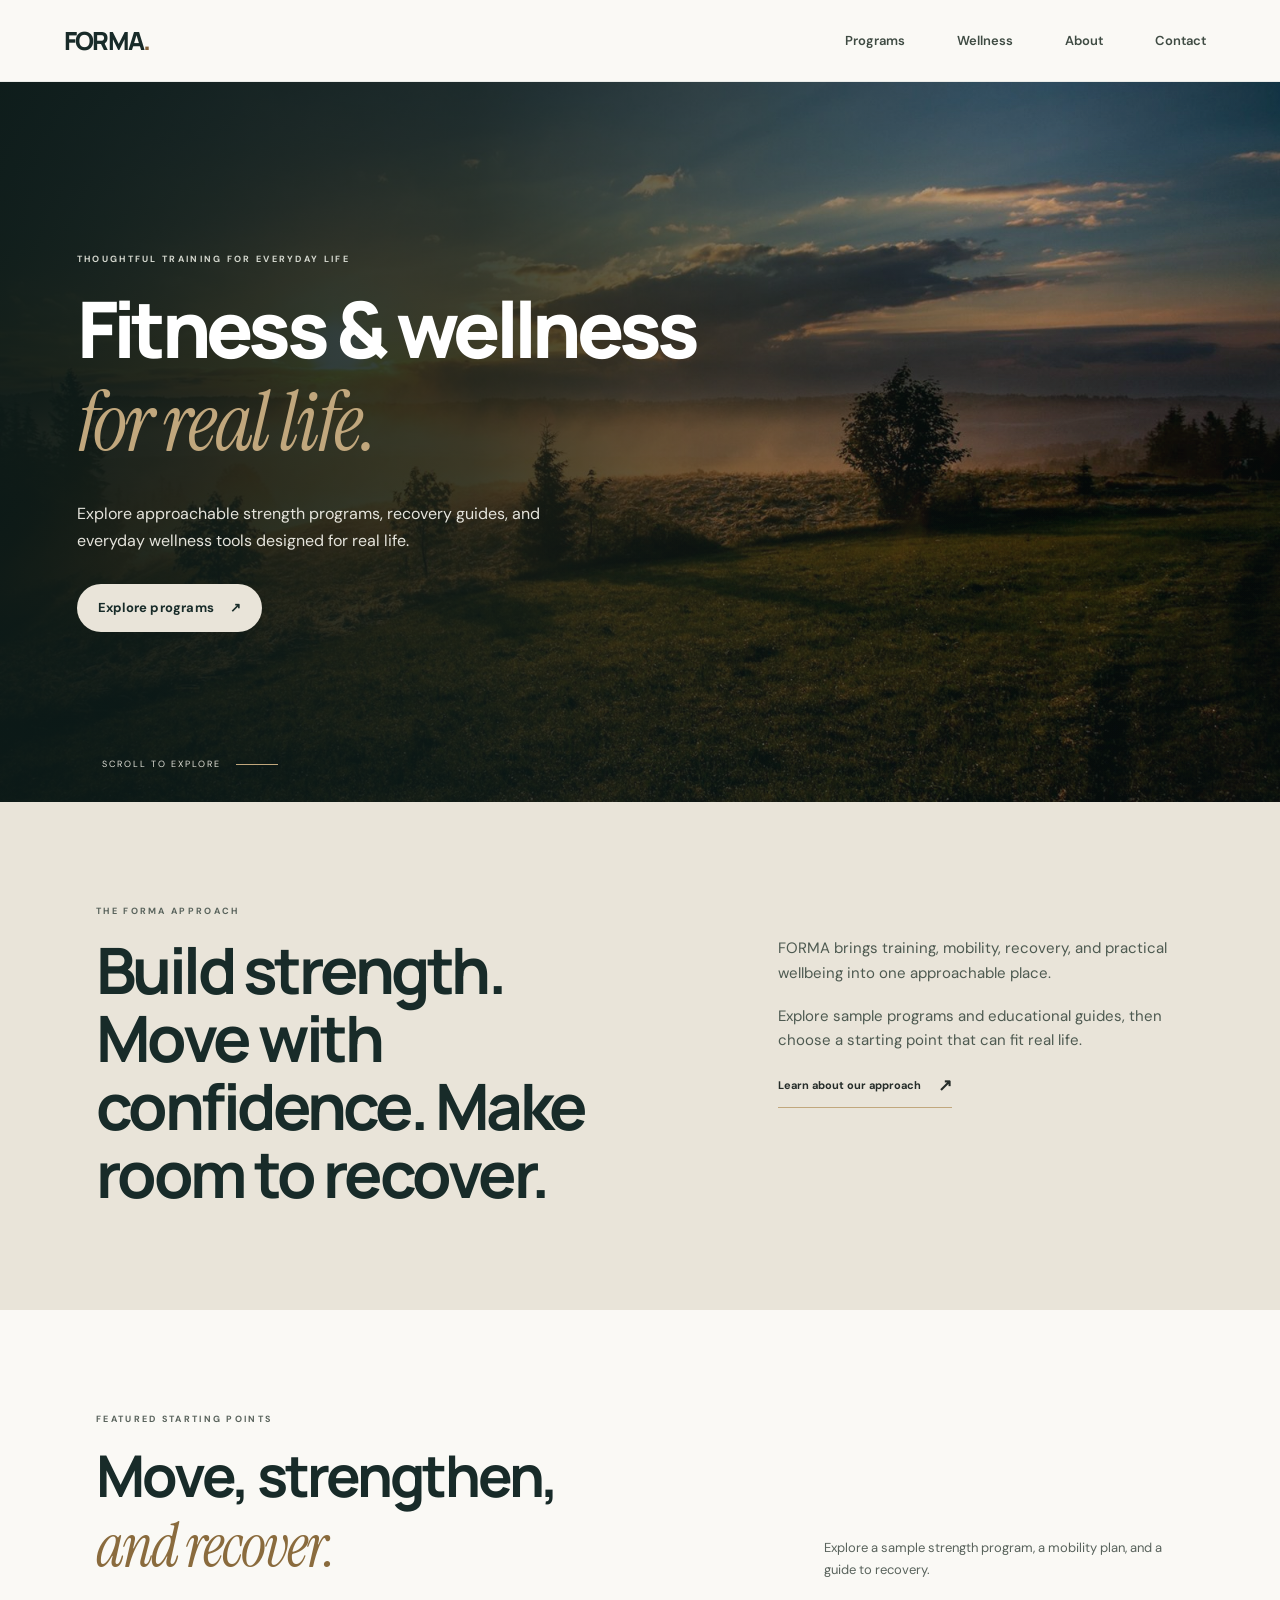
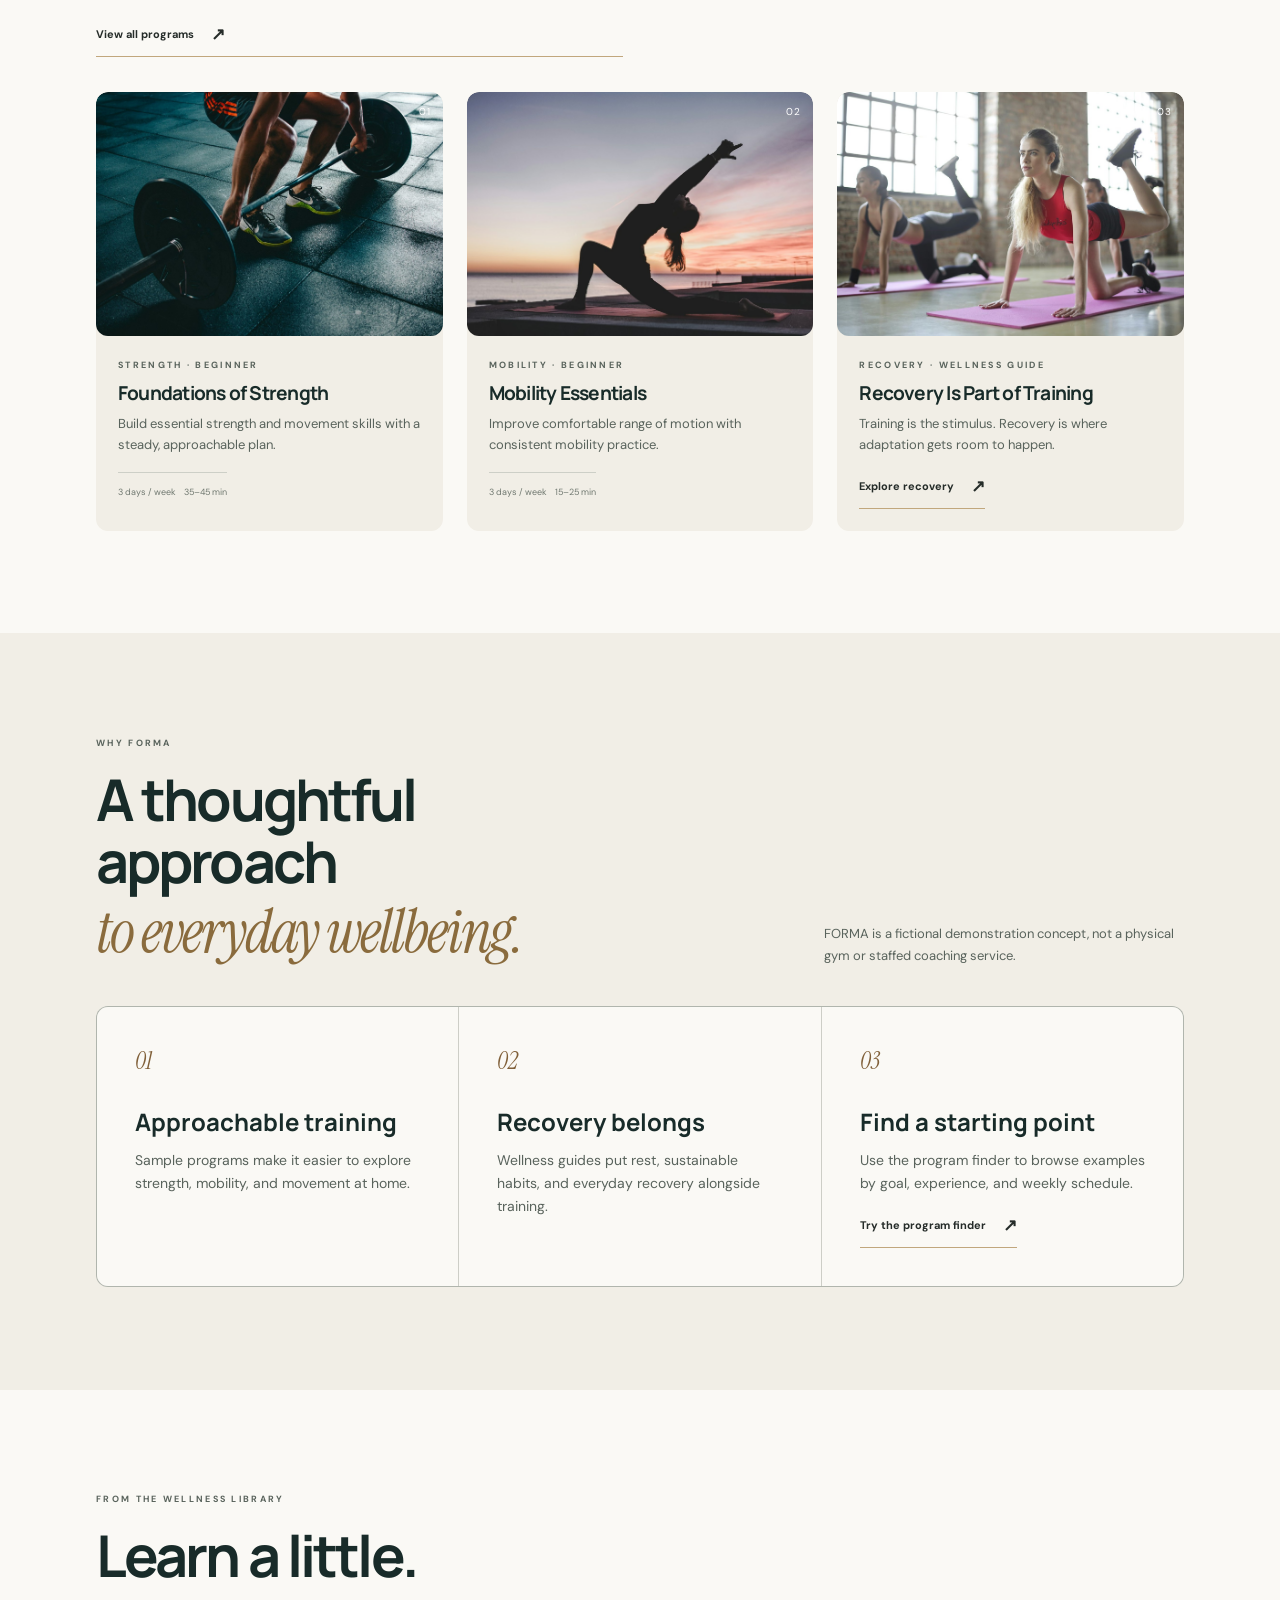
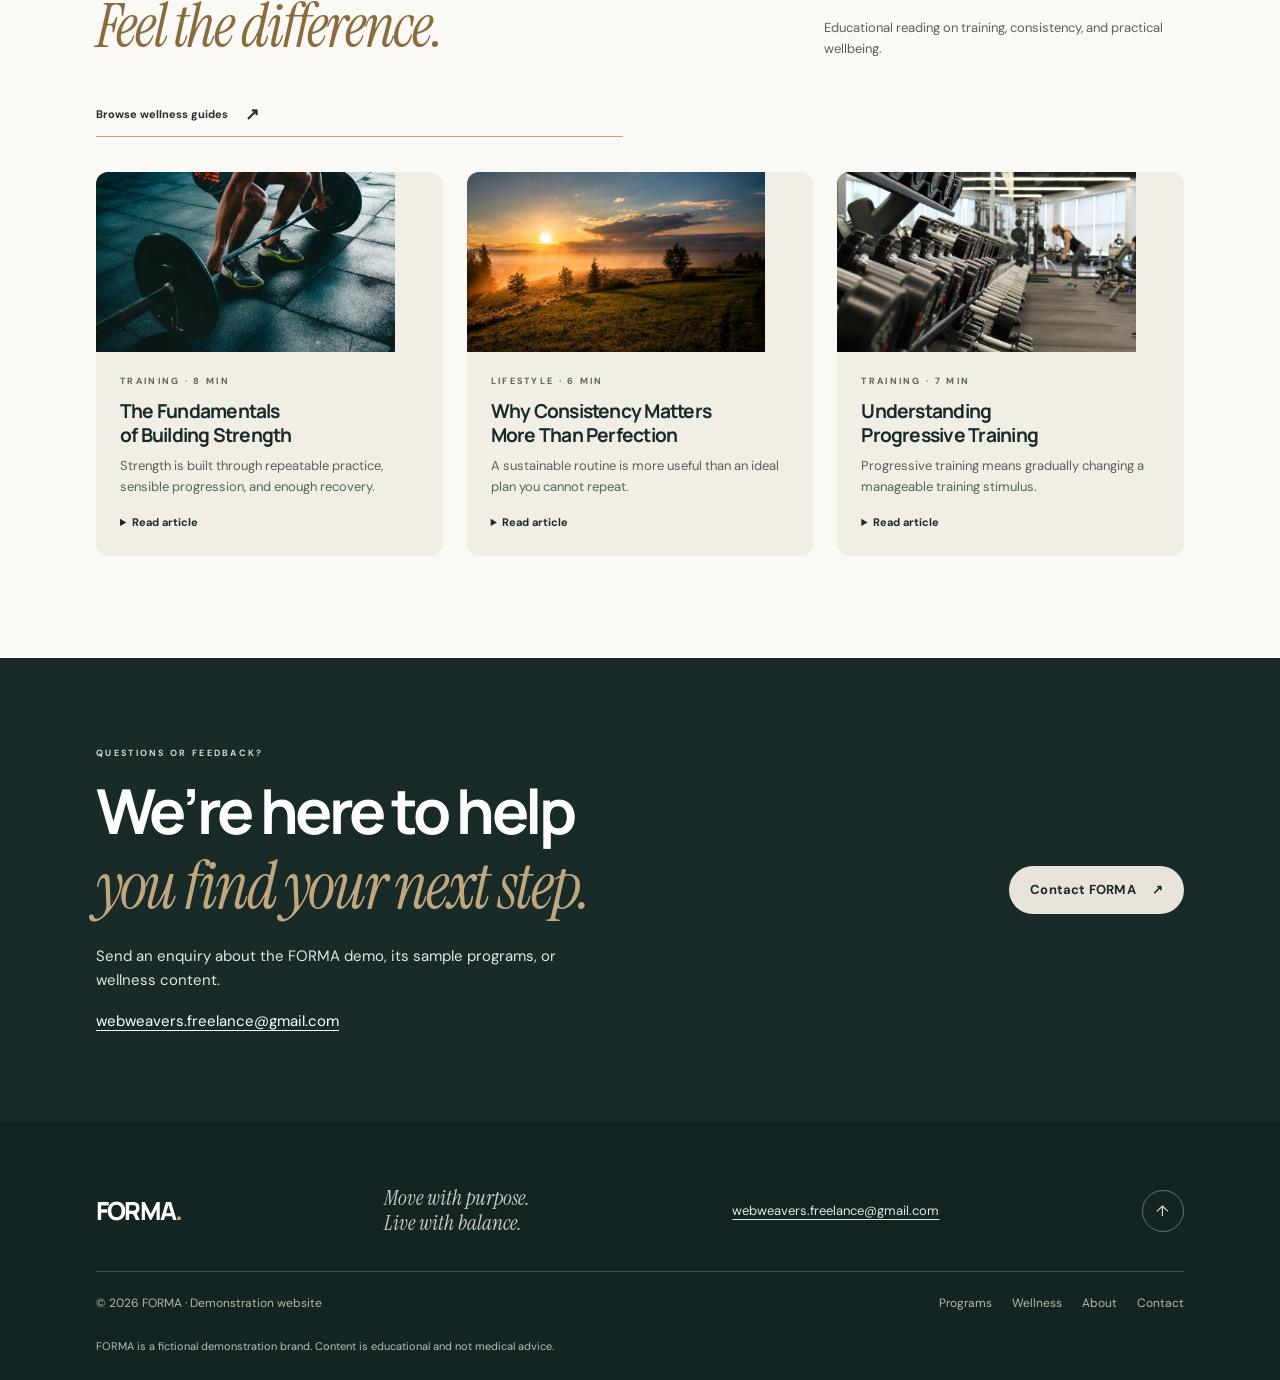
<file: index.html>
<!doctype html>
<html lang="en">
<head>
  <!-- Home page document settings and shared stylesheet. -->
  <meta charset="UTF-8">
  <meta name="viewport" content="width=device-width, initial-scale=1.0">
  <meta name="theme-color" content="#182b29">
  <meta name="description" content="Discover FORMA, a fictional fitness and wellness demo with approachable strength programs, recovery guides, mobility, and everyday habits.">
  <title>FORMA | Fitness &amp; Wellness</title>
  <link rel="stylesheet" href="./src/styles/styles.css">
</head>
<!-- data-page tells src/main.js which page sections to render. -->
<body data-page="home">
  <!-- Shared JavaScript inserts the header, home content, and footer here. -->
  <div id="app"><main id="main"></main></div>
  <!-- Native browser modules; serve this folder over HTTP instead of file://. -->
  <script type="module" src="./src/main.js"></script>
</body>
</html>
</file>
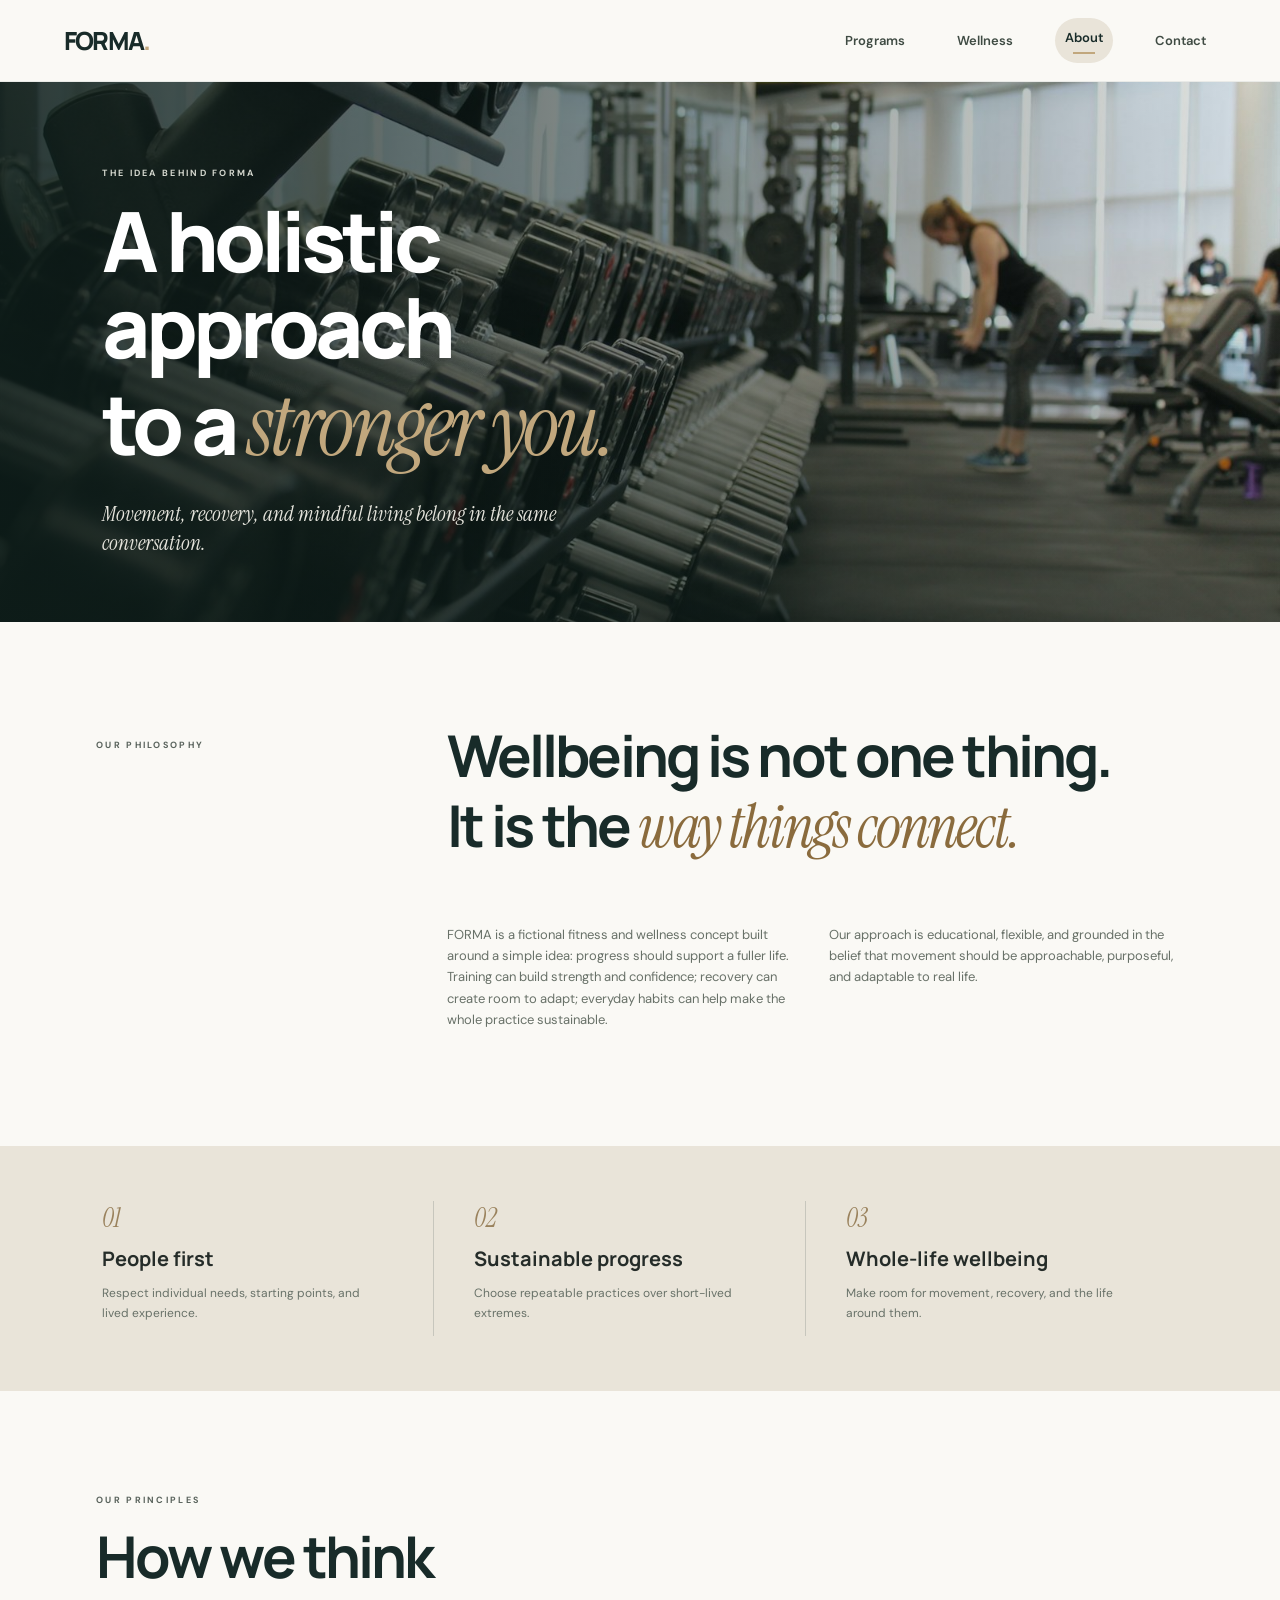
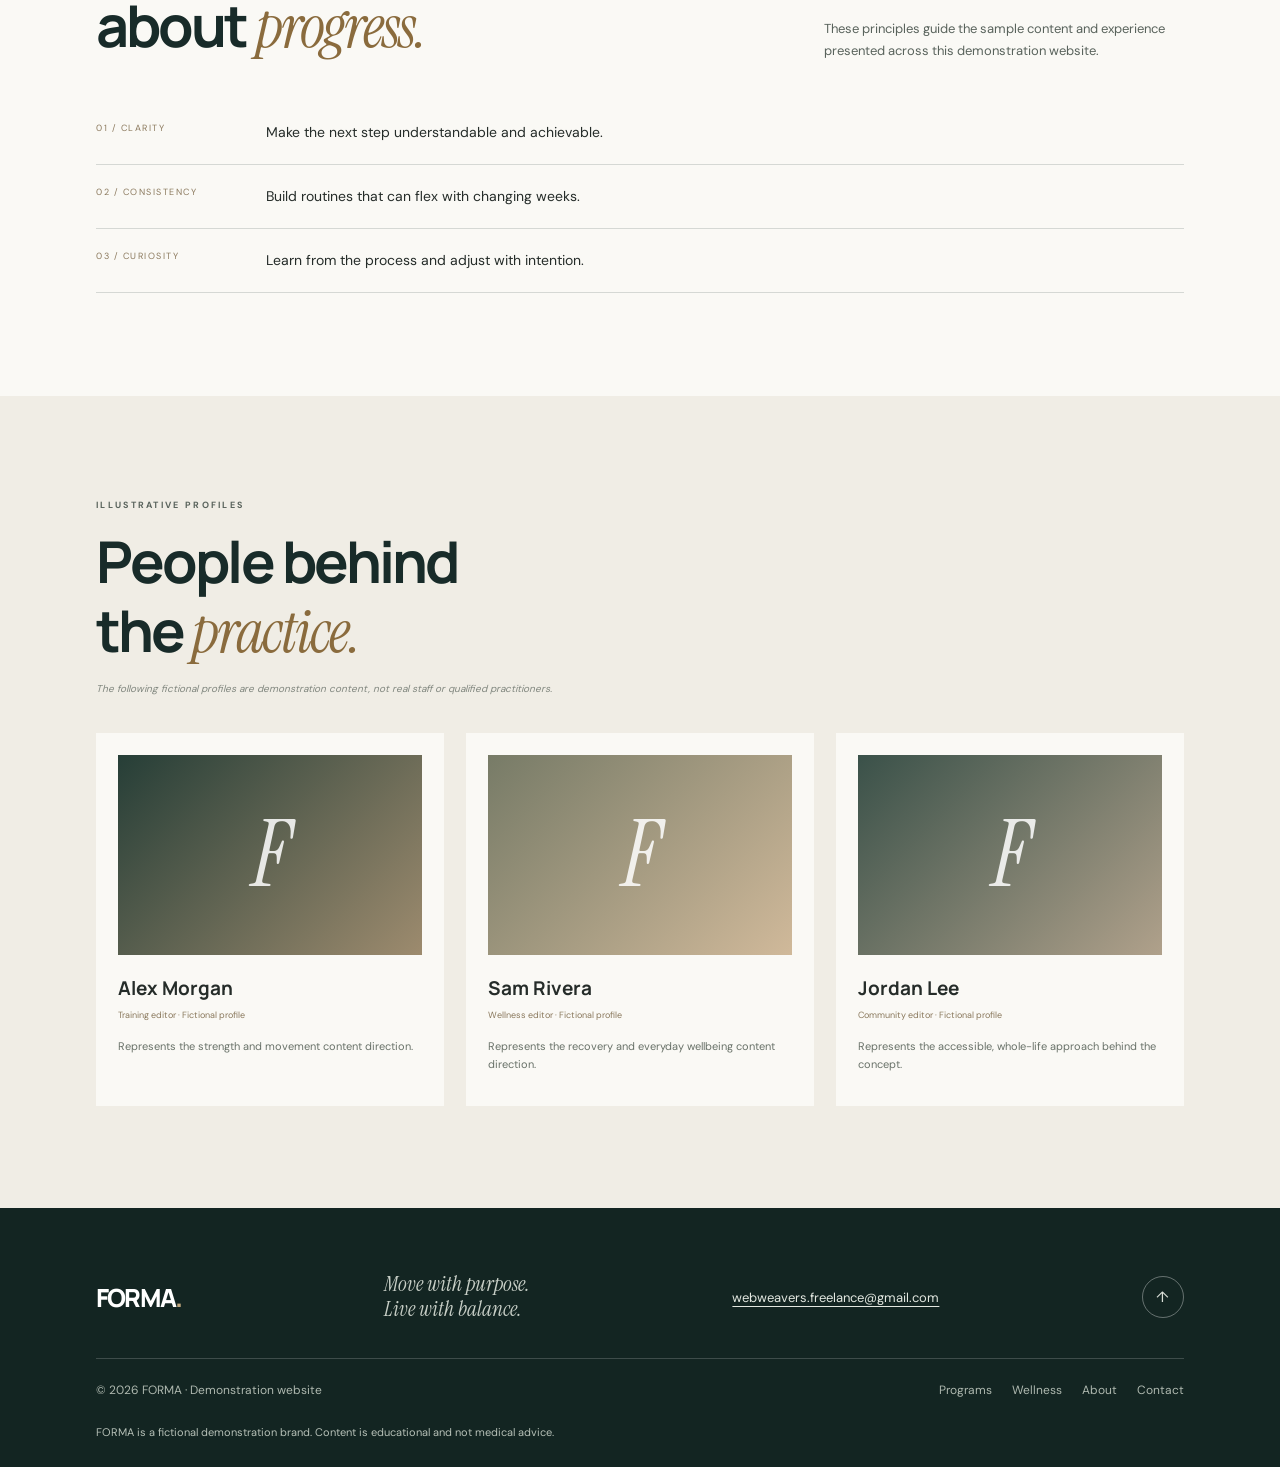
<file: about.html>
<!doctype html>
<html lang="en">
  <head>
    <!-- About page settings and the shared site stylesheet. -->
    <meta charset="UTF-8" />
    <meta name="viewport" content="width=device-width, initial-scale=1.0" />
    <meta name="theme-color" content="#182b29" />
    <meta
      name="description"
      content="Learn about FORMA's fictional whole-person approach to strength, recovery, movement, and everyday wellbeing."
    />
    <title>About FORMA | Fitness &amp; Wellness</title>
    <link rel="stylesheet" href="./src/styles/styles.css" />
  </head>
  <!-- Keep data-page in sync with the page key used in src/main.js. -->
  <body data-page="about">
    <!-- src/main.js renders the page inside #main and adds the shared site frame. -->
    <div id="app"><main id="main"></main></div>
    <!-- Native browser modules; serve this folder over HTTP instead of file://. -->
    <script type="module" src="./src/main.js"></script>
  </body>
</html>
</file>
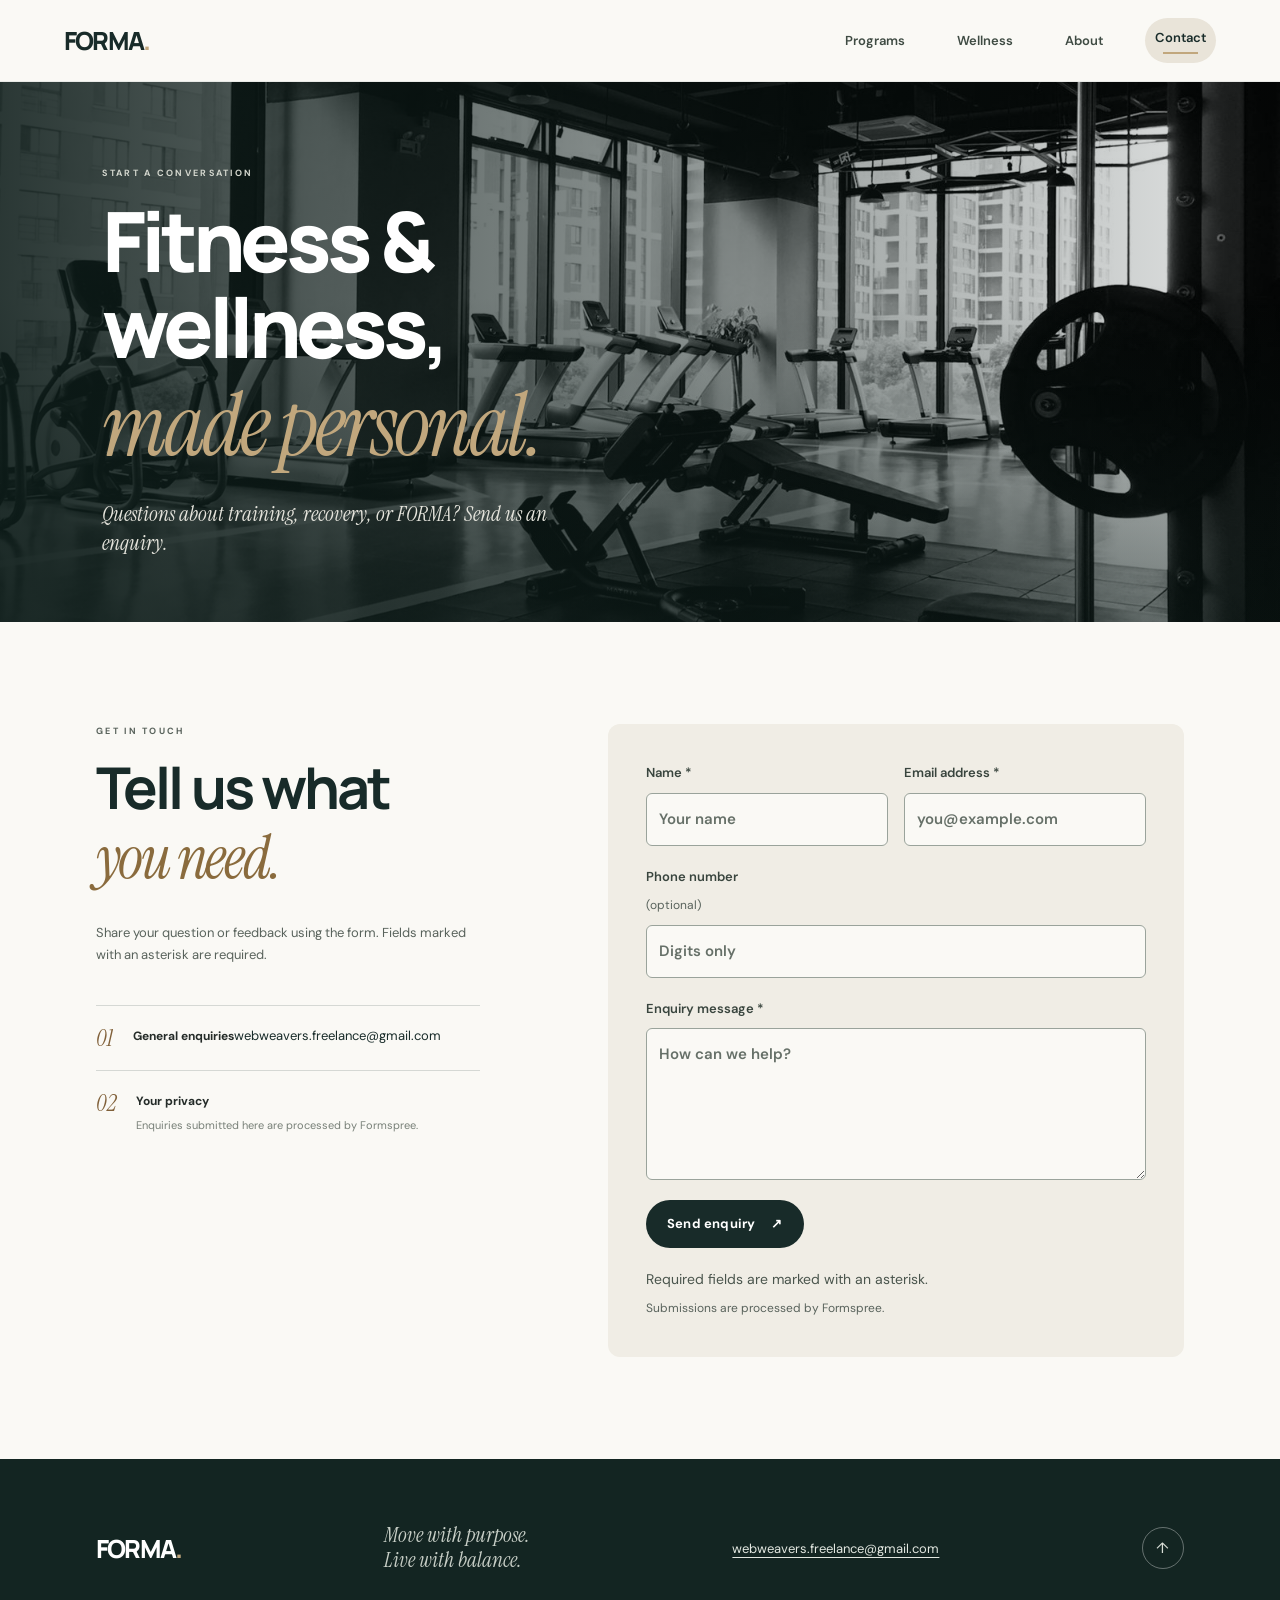
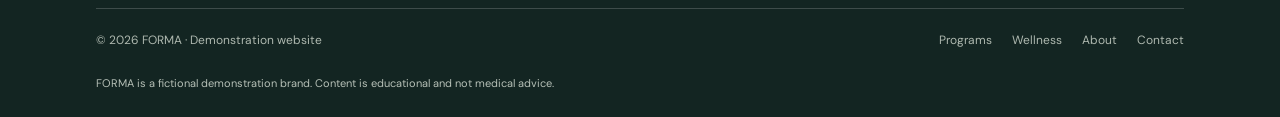
<file: contact.html>
<!doctype html>
<html lang="en">
  <head>
    <!-- Contact page document settings and shared stylesheet. -->
    <meta charset="UTF-8" />
    <meta name="viewport" content="width=device-width, initial-scale=1.0" />
    <meta name="theme-color" content="#182b29" />
    <meta
      name="description"
      content="Contact FORMA with questions or feedback about fitness programs, wellness content, or this demonstration website."
    />
    <title>Contact FORMA | Fitness &amp; Wellness</title>
    <link rel="stylesheet" href="./src/styles/styles.css" />
  </head>
  <!-- Keep data-page in sync with the page key used in src/main.js. -->
  <!-- Add your public Formspree form ID here to enable real email delivery. -->
  <body data-page="contact" data-form-id="xyewplgp">
    <!-- src/main.js renders the page inside #main and adds the shared site frame. -->
    <div id="app"><main id="main"></main></div>
    <!-- Native browser modules; serve this folder over HTTP instead of file://. -->
    <script type="module" src="./src/main.js"></script>
  </body>
</html>
</file>
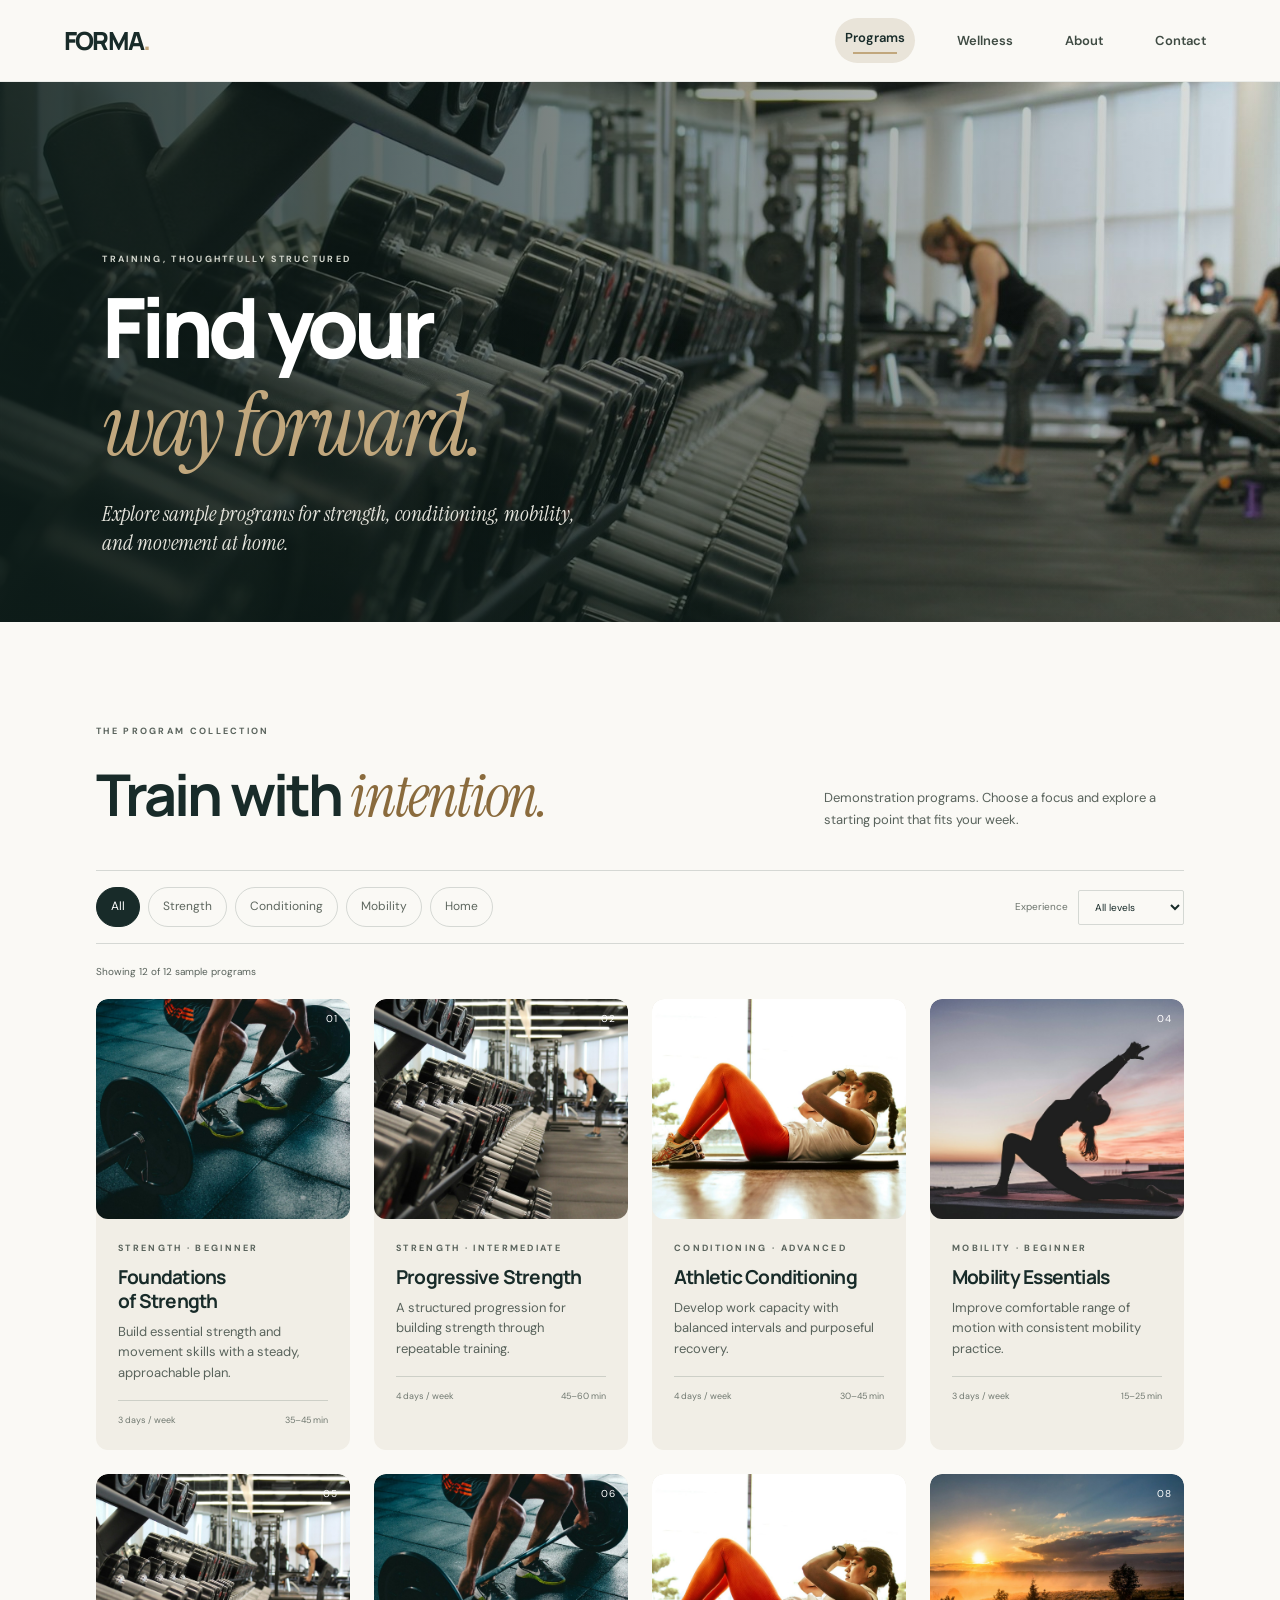
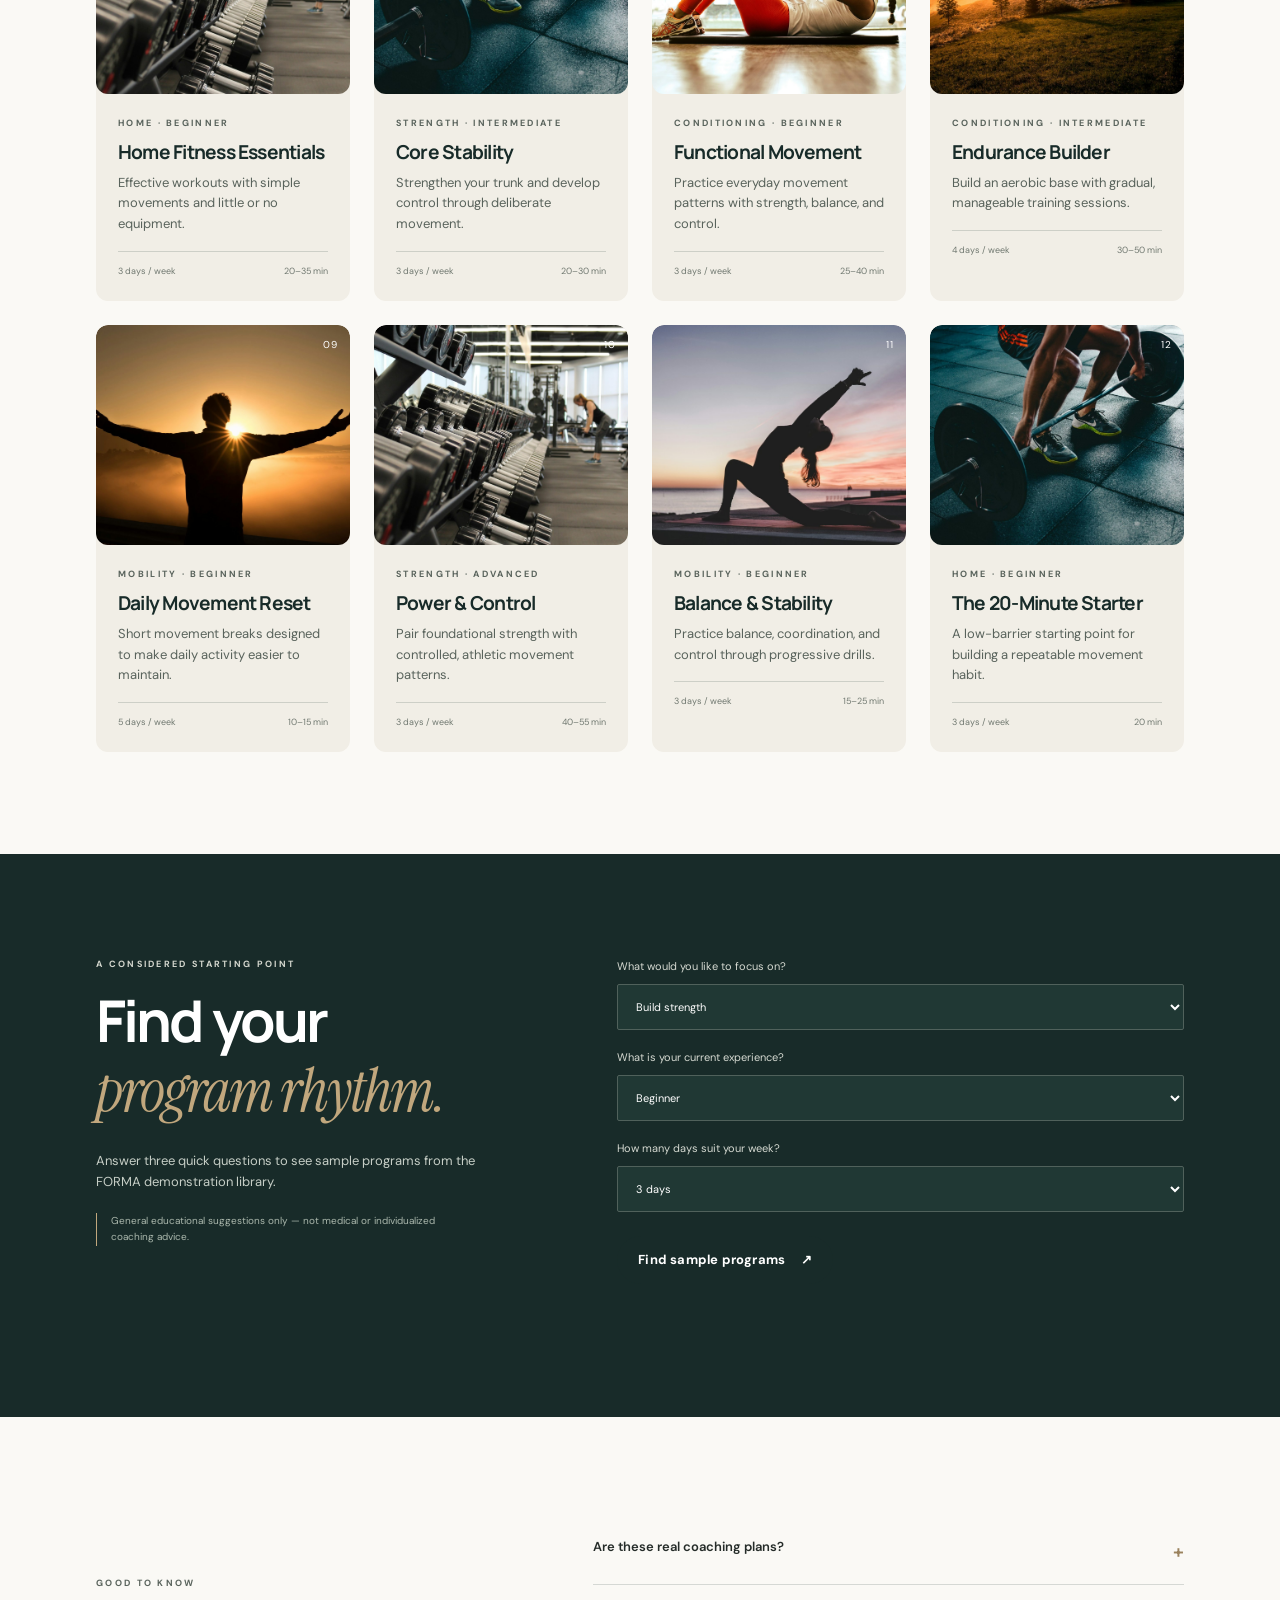
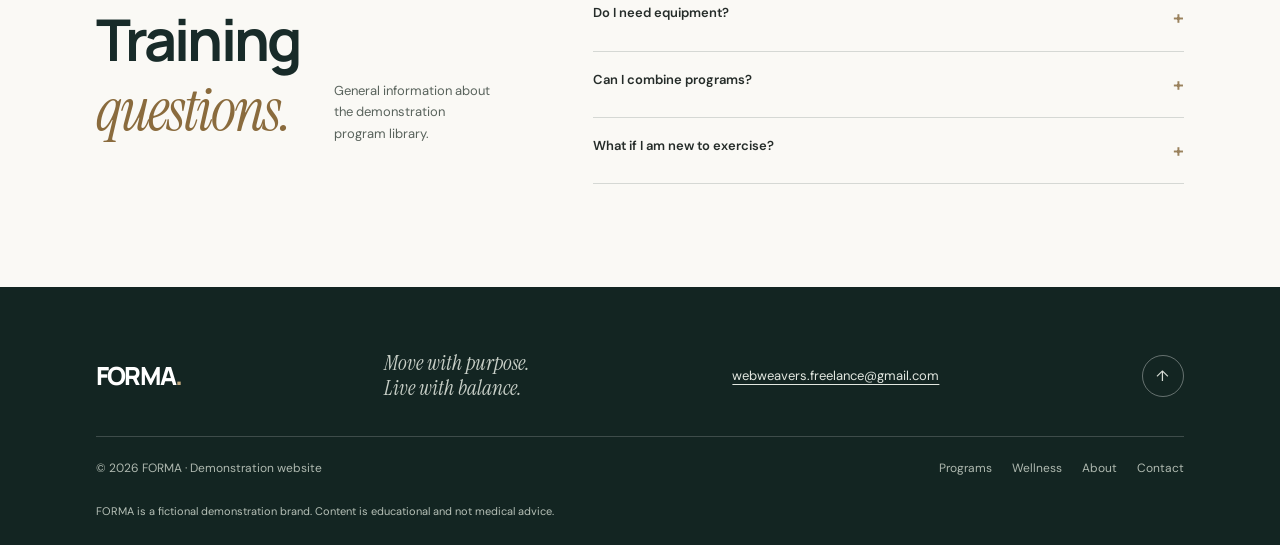
<file: programs.html>
<!doctype html>
<html lang="en">
<head>
  <!-- Programs page document settings and shared stylesheet. -->
  <meta charset="UTF-8">
  <meta name="viewport" content="width=device-width, initial-scale=1.0">
  <meta name="theme-color" content="#182b29">
  <meta name="description" content="Explore sample fitness programs for strength, mobility, conditioning, and home training. Filter the library or try the program finder.">
  <title>Fitness Programs | FORMA</title>
  <link rel="stylesheet" href="./src/styles/styles.css">
</head>
<!-- Keep data-page in sync with the page key used in src/main.js. -->
<body data-page="programs">
  <!-- src/main.js renders the page inside #main and adds the shared site frame. -->
  <div id="app"><main id="main"></main></div>
  <!-- Native browser modules; serve this folder over HTTP instead of file://. -->
  <script type="module" src="./src/main.js"></script>
</body>
</html>
</file>
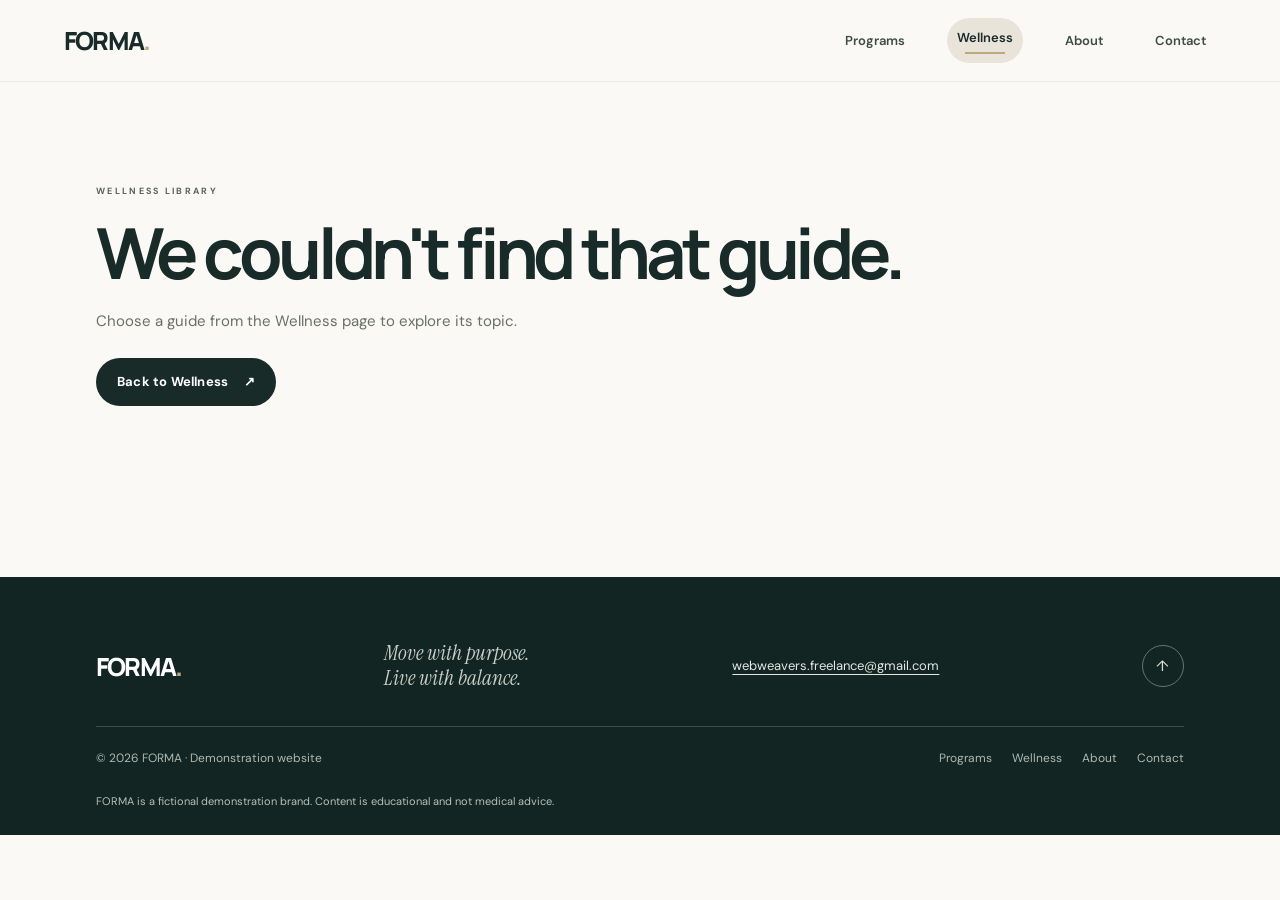
<file: wellness-guide.html>
<!doctype html>
<html lang="en">
  <head>
    <!-- Shared entry point for the guide-specific Wellness detail pages. -->
    <meta charset="UTF-8" />
    <meta name="viewport" content="width=device-width, initial-scale=1.0" />
    <meta name="theme-color" content="#182b29" />
    <meta
      name="description"
      content="Open a FORMA wellness guide and find related articles and guides selected for its topic."
    />
    <title>Wellness Guide | FORMA</title>
    <link rel="stylesheet" href="./src/styles/styles.css" />
  </head>
  <!-- The guide slug in the URL query string selects the content to render. -->
  <body data-page="guide">
    <div id="app"><main id="main"></main></div>
    <script type="module" src="./src/main.js"></script>
  </body>
</html>
</file>
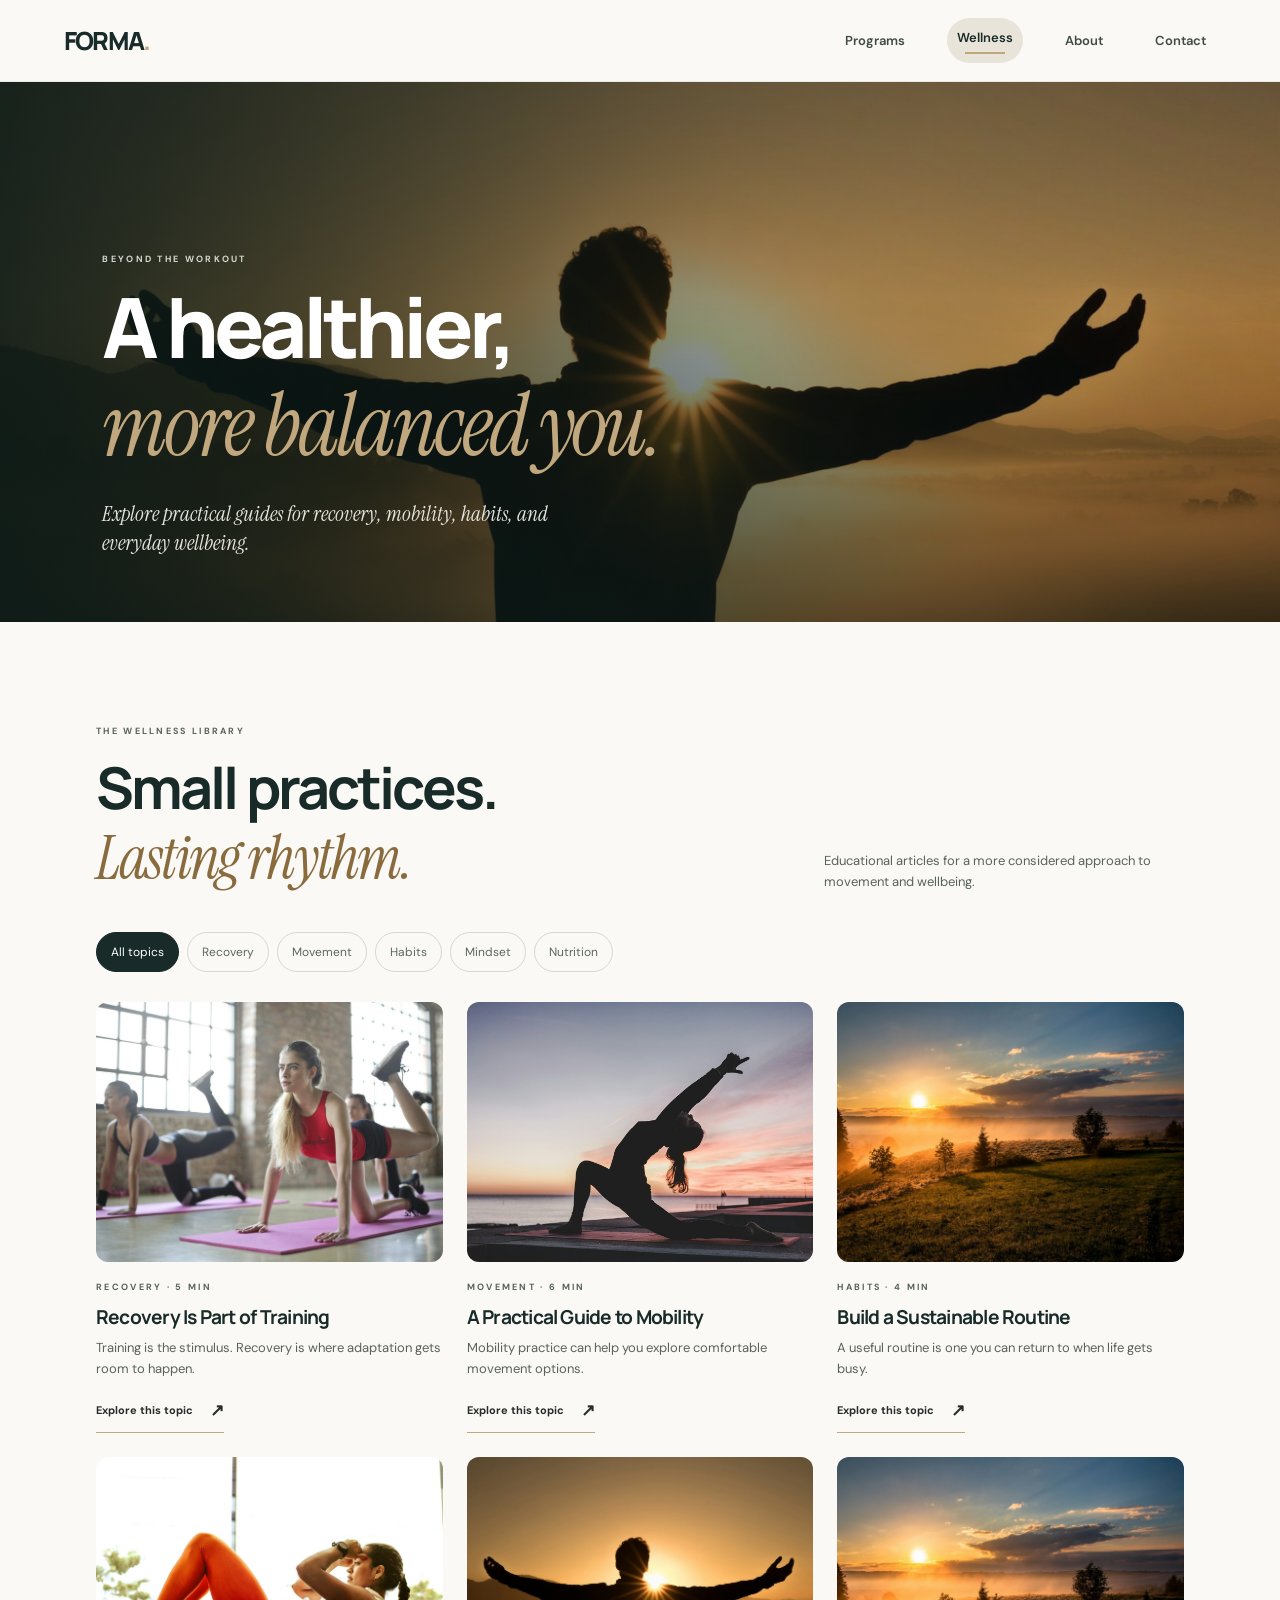
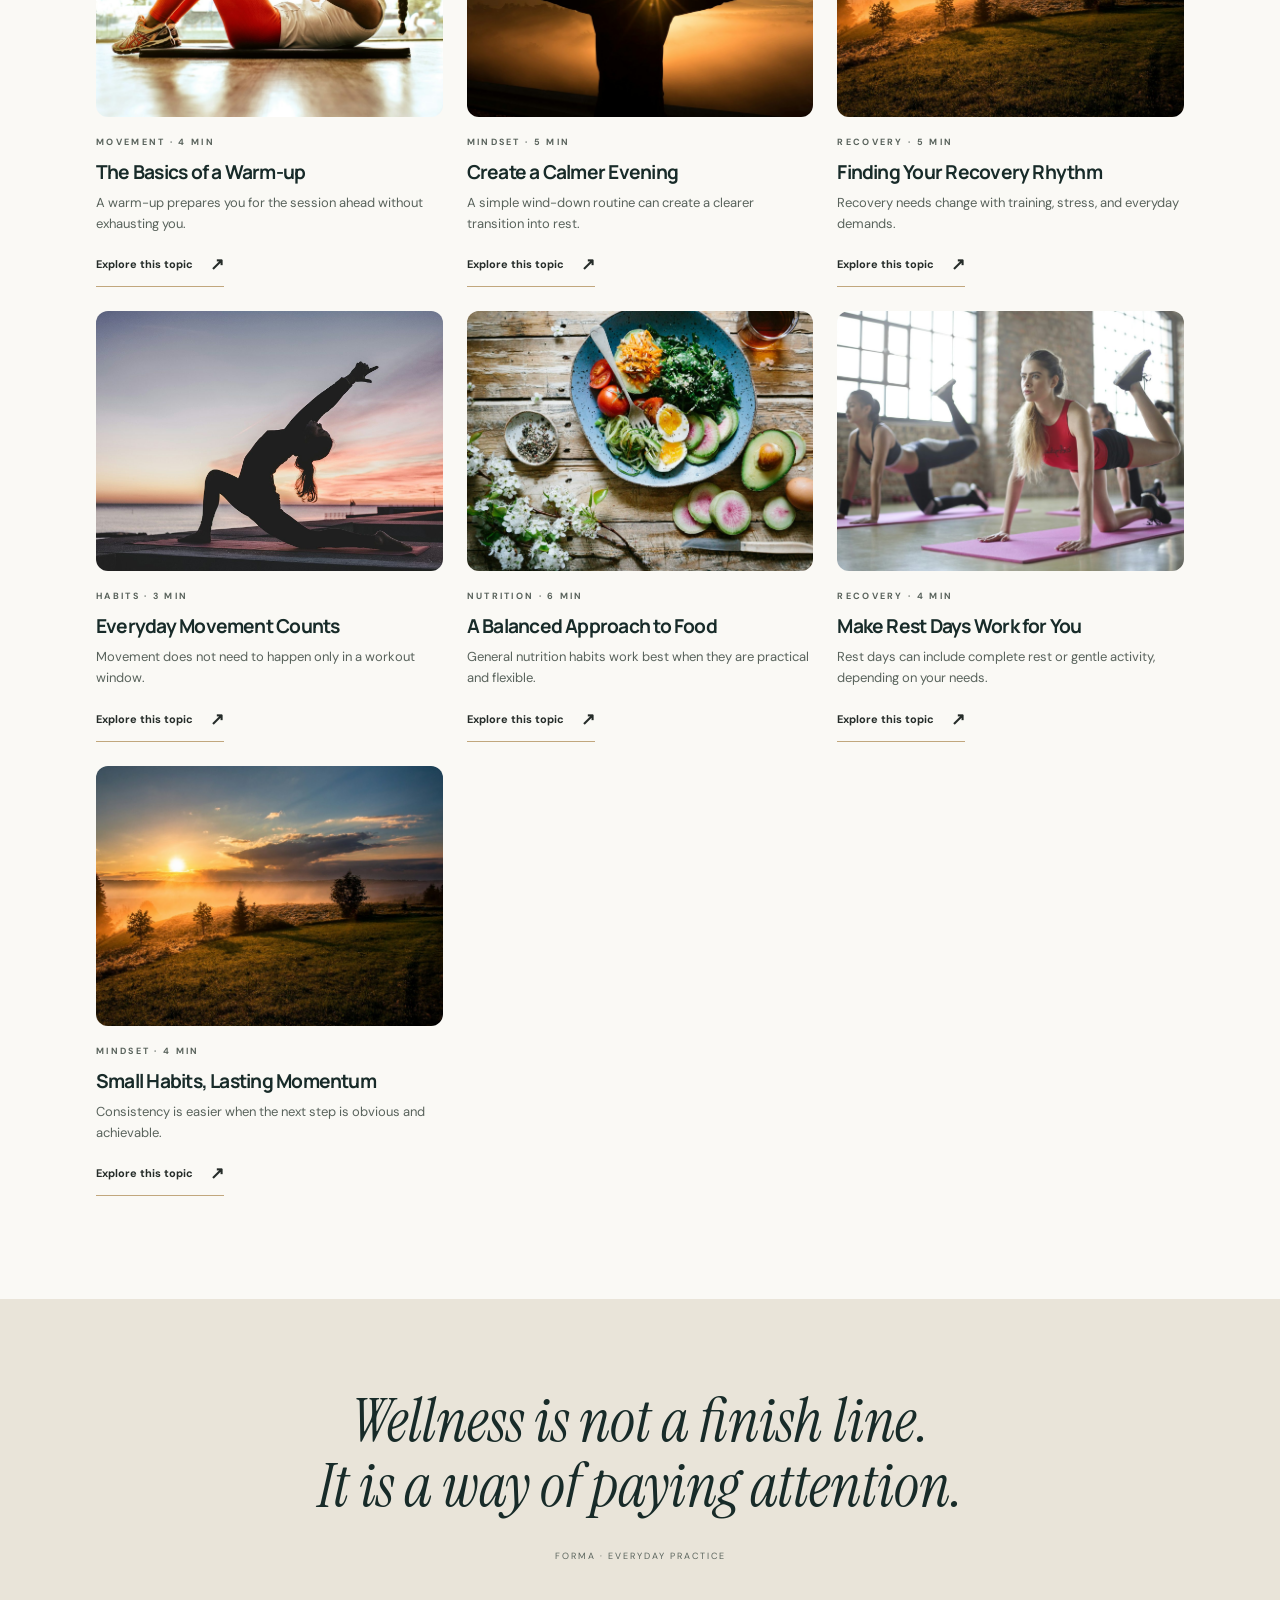
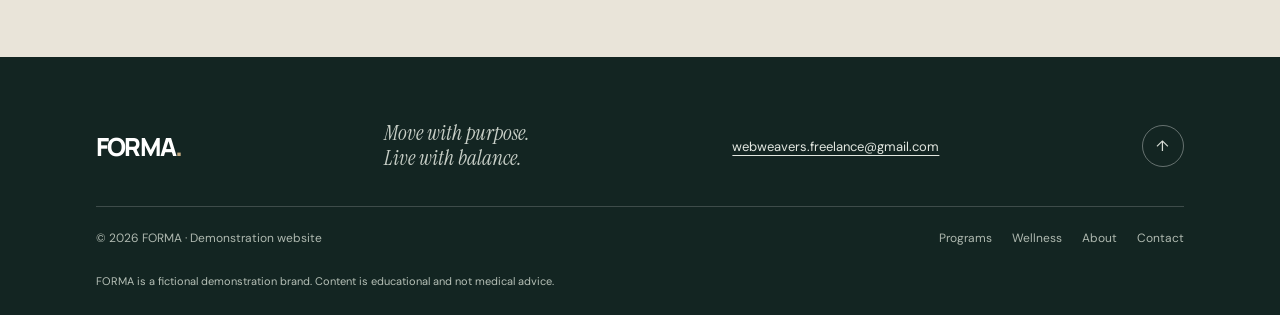
<file: wellness.html>
<!doctype html>
<html lang="en">
  <head>
    <!-- Wellness page document settings and shared stylesheet. -->
    <meta charset="UTF-8" />
    <meta name="viewport" content="width=device-width, initial-scale=1.0" />
    <meta name="theme-color" content="#182b29" />
    <meta
      name="description"
      content="Browse practical wellness guides on recovery, mobility, habits, mindset, nutrition, and everyday wellbeing from FORMA."
    />
    <title>Wellness Guides | FORMA</title>
    <link rel="stylesheet" href="./src/styles/styles.css" />
  </head>
  <!-- Keep data-page in sync with the page key used in src/main.js. -->
  <body data-page="wellness">
    <!-- src/main.js renders the page inside #main and adds the shared site frame. -->
    <div id="app"><main id="main"></main></div>
    <!-- Native browser modules; serve this folder over HTTP instead of file://. -->
    <script type="module" src="./src/main.js"></script>
  </body>
</html>
</file>
<file: src/styles/styles.css>
/* Global design tokens: change these values to update the site's color and font theme. */
:root {
  --forest: #182b29;
  --forest-2: #243b36;
  --ivory: #e9e4d9;
  --paper: #faf9f5;
  --sand: #c1a77d;
  --sage: #a9b5a3;
  --ink: #252c29;
  --muted: #59635c;
  --line: rgba(24, 43, 41, 0.16);
  --display: "Manrope", "Arial", sans-serif;
  --body: "DM Sans", "Arial", sans-serif;
  --serif: "Instrument Serif", Georgia, serif;
  --radius-card: 12px;
  --radius-control: 6px;
  --radius-pill: 999px;
  --max: 1360px;
}
@font-face {
  font-family: Manrope;
  src: url("../../assets/fonts/manrope-variable.woff2") format("woff2");
  font-weight: 400 800;
  font-style: normal;
  font-display: swap;
}
@font-face {
  font-family: "DM Sans";
  src: url("../../assets/fonts/dm-sans-variable.woff2") format("woff2");
  font-weight: 400 700;
  font-style: normal;
  font-display: swap;
}
@font-face {
  font-family: "Instrument Serif";
  src: url("../../assets/fonts/instrument-serif-regular.woff2") format("woff2");
  font-weight: 400;
  font-style: normal;
  font-display: swap;
}
@font-face {
  font-family: "Instrument Serif";
  src: url("../../assets/fonts/instrument-serif-italic.woff2") format("woff2");
  font-weight: 400;
  font-style: italic;
  font-display: swap;
}
* {
  box-sizing: border-box;
}
html {
  scroll-behavior: smooth;
  scroll-padding-top: 90px;
}
body {
  margin: 0;
  background: var(--paper);
  color: var(--ink);
  font-family: var(--body);
  font-size: 15px;
  line-height: 1.65;
  -webkit-font-smoothing: antialiased;
}
img {
  display: block;
  max-width: 100%;
  width: 100%;
  object-fit: cover;
}
a {
  color: inherit;
  text-decoration: none;
}
button,
input,
select,
textarea {
  font: inherit;
}
button,
a,
select,
input,
textarea {
  -webkit-tap-highlight-color: transparent;
}
button:focus-visible,
a:focus-visible,
input:focus-visible,
select:focus-visible,
textarea:focus-visible,
summary:focus-visible {
  outline: 3px solid #76511f;
  outline-offset: 4px;
  box-shadow: 0 0 0 2px var(--paper);
}
.skip-link {
  position: absolute;
  top: -60px;
  left: 16px;
  background: white;
  padding: 10px;
  z-index: 100;
}
.skip-link:focus {
  top: 12px;
}
.sr-only {
  position: absolute;
  width: 1px;
  height: 1px;
  padding: 0;
  margin: -1px;
  overflow: hidden;
  clip: rect(0, 0, 0, 0);
  white-space: nowrap;
  border: 0;
}
/* Shared logo, desktop navigation, and the mobile menu toggle. */
.site-header {
  height: 82px;
  padding: 0 clamp(22px, 5vw, 76px);
  display: flex;
  align-items: center;
  justify-content: space-between;
  background: var(--paper);
  position: relative;
  z-index: 20;
  border-bottom: 1px solid rgba(24, 43, 41, 0.07);
}
.wordmark {
  font: 800 25px var(--display);
  letter-spacing: -1.8px;
  color: var(--forest);
}
.wordmark span {
  color: var(--sand);
}
.main-nav {
  display: flex;
  gap: clamp(17px, 2.5vw, 38px);
  align-items: center;
}
.main-nav a {
  font-size: 12px;
  font-weight: 600;
  color: #58605b;
  transition: color 0.25s;
}
.main-nav a:hover,
.main-nav a[aria-current="page"] {
  color: var(--forest);
}
.main-nav a[aria-current="page"]:after {
  content: "";
  display: block;
  height: 1px;
  background: var(--sand);
  margin-top: 7px;
}
.menu-toggle {
  display: none;
  border: 0;
  background: none;
  padding: 8px;
}
.menu-toggle span {
  display: block;
  width: 23px;
  height: 1px;
  background: var(--forest);
  margin: 6px;
}
/* Shared hero layout, image overlays, type, and call-to-action buttons. */
.hero {
  position: relative;
  min-height: min(720px, calc(100svh - 82px));
  background: var(--forest);
  overflow: hidden;
  color: white;
  display: flex;
  align-items: center;
}
.hero-backdrop,
.hero-shade {
  position: absolute;
  inset: 0;
}
.hero-backdrop img {
  height: 100%;
  object-position: center 45%;
  opacity: 0.82;
}
.hero-shade {
  background:
    linear-gradient(
      90deg,
      rgba(12, 26, 24, 0.94) 0%,
      rgba(12, 26, 24, 0.76) 37%,
      rgba(12, 26, 24, 0.08) 82%
    ),
    linear-gradient(0deg, rgba(12, 26, 24, 0.22), transparent 45%);
}
.hero-copy {
  position: relative;
  z-index: 1;
  padding: 80px clamp(24px, 8vw, 125px);
  max-width: 790px;
}
.eyebrow {
  text-transform: uppercase;
  letter-spacing: 2.3px;
  font-size: 9px;
  font-weight: 700;
  color: #7a827b;
  margin-bottom: 17px;
}
.eyebrow.light {
  color: #d4d7ce;
}
.hero h1,
.page-hero h1 {
  font: 800 clamp(54px, 8vw, 112px)/0.98 var(--display);
  letter-spacing: -0.075em;
  margin: 22px 0 25px;
}
.hero h1 em,
.page-hero h1 em,
h2 em {
  font: italic 400 1.05em var(--serif);
  letter-spacing: -0.035em;
  color: var(--sand);
}
.hero-copy > p,
.page-hero-content > p {
  font: italic 400 24px/1.35 var(--serif);
  max-width: 420px;
  color: #e5e4dc;
  margin: 0 0 30px;
}
.hero-side-note {
  position: absolute;
  right: 5%;
  bottom: 16%;
  font-size: 10px;
  letter-spacing: 2px;
  text-transform: uppercase;
  writing-mode: vertical-rl;
  color: #f4eee2;
}
.scroll-cue {
  position: absolute;
  left: clamp(24px, 8vw, 125px);
  bottom: 30px;
  display: flex;
  align-items: center;
  gap: 15px;
  font-size: 9px;
  letter-spacing: 2px;
  text-transform: uppercase;
  color: #e2e2d9;
}
.scroll-cue span {
  height: 1px;
  width: 42px;
  background: var(--sand);
}
.button {
  display: inline-flex;
  align-items: center;
  gap: 26px;
  padding: 14px 21px;
  border-radius: 40px;
  font-size: 11px;
  font-weight: 700;
  letter-spacing: 0.2px;
  border: 1px solid transparent;
  cursor: pointer;
  transition:
    transform 0.25s,
    background 0.25s,
    color 0.25s;
}
.button:hover {
  transform: translateY(-3px);
}
.button-light {
  background: var(--ivory);
  color: var(--forest);
}
.button-light:hover {
  background: white;
}
.button-dark {
  background: var(--forest);
  color: white;
}
.button-dark:hover {
  background: var(--forest-2);
}
.button-outline {
  border-color: rgba(255, 255, 255, 0.5);
  color: white;
  background: transparent;
}
.button-outline:hover {
  background: white;
  color: var(--forest);
}
.section-pad {
  padding: 105px clamp(22px, 7.5vw, 112px);
}
/* Home page pillars and the shared section-heading layout. */
.pillars {
  display: grid;
  grid-template-columns: repeat(3, 1fr);
  gap: 40px;
  background: var(--ivory);
  padding-top: 38px;
  padding-bottom: 38px;
}
.pillar {
  display: flex;
  gap: 20px;
  align-items: flex-start;
  border-right: 1px solid var(--line);
  padding-right: 30px;
}
.pillar:last-child {
  border: 0;
}
.pillar-symbol {
  display: grid;
  place-items: center;
  width: 52px;
  height: 52px;
  border: 1px solid rgba(24, 43, 41, 0.22);
  border-radius: 50%;
  font-size: 23px;
  color: var(--forest);
  flex-shrink: 0;
}
.pillar h3 {
  font: 700 19px var(--display);
  margin: 0 0 6px;
}
.pillar p {
  font-size: 12px;
  line-height: 1.6;
  color: #656d66;
  margin: 0;
  max-width: 250px;
}
.section-heading {
  display: grid;
  grid-template-columns: 1fr 1fr auto;
  align-items: end;
  gap: 35px;
  margin-bottom: 45px;
}
.section-heading h2,
.finder-intro h2,
.about-intro h2,
.contact-copy h2,
.team-section h2 {
  font: 700 clamp(38px, 5.5vw, 68px)/1.04 var(--display);
  letter-spacing: -0.065em;
  margin: 0;
  color: var(--forest);
}
.section-heading h2 em,
.finder-intro h2 em,
.about-intro h2 em,
.contact-copy h2 em,
.team-section h2 em {
  color: var(--sand);
}
.section-heading > p {
  font-size: 13px;
  color: #6c746d;
  max-width: 360px;
  margin: 0 0 5px;
}
.text-link {
  font-size: 11px;
  font-weight: 700;
  white-space: nowrap;
  border-bottom: 1px solid var(--sand);
  padding-bottom: 8px;
  display: inline-flex;
  gap: 17px;
  align-items: center;
}
.text-link span {
  font-size: 17px;
}
.program-grid {
  display: grid;
  grid-template-columns: repeat(4, 1fr);
  gap: 17px;
}
.program-card {
  background: #f1eee6;
  min-width: 0;
  transition: transform 0.3s;
}
.program-card:hover {
  transform: translateY(-5px);
}
.card-image {
  display: block;
  height: 220px;
  position: relative;
  overflow: hidden;
  background: #c4c0b4;
}
.card-image img {
  height: 100%;
  transition: transform 0.3s ease;
}
.program-card:hover .card-image img {
  transform: scale(1.03);
}
.image-index {
  position: absolute;
  right: 12px;
  top: 12px;
  color: white;
  font-size: 10px;
  letter-spacing: 1px;
}
.card-content {
  padding: 19px 18px 17px;
}
.card-content .eyebrow {
  font-size: 8px;
  margin-bottom: 9px;
}
.card-content h3,
.editorial-card h3,
.topic-article h3 {
  font: 700 18px/1.2 var(--display);
  letter-spacing: -0.04em;
  margin: 0 0 9px;
  color: var(--forest);
}
.card-content p,
.editorial-card p,
.topic-article p {
  font-size: 11px;
  line-height: 1.6;
  color: #6c746d;
  margin: 0 0 16px;
}
.card-meta {
  border-top: 1px solid var(--line);
  padding-top: 12px;
  display: flex;
  justify-content: space-between;
  gap: 8px;
  color: #717971;
  font-size: 9px;
}
/* Home page feature statement and reusable Wellness guide-card grid. */
.statement-band {
  display: grid;
  grid-template-columns: 1fr 1fr;
  min-height: 480px;
  background: var(--forest);
  color: white;
}
.statement-image {
  min-height: 420px;
  overflow: hidden;
}
.statement-image img {
  height: 100%;
}
.statement-copy {
  padding: 75px clamp(35px, 7vw, 100px);
  align-self: center;
}
.statement-copy h2 {
  font: 700 clamp(37px, 5vw, 64px)/1.04 var(--display);
  letter-spacing: -0.06em;
  margin: 0 0 20px;
}
.statement-copy h2 em {
  color: var(--sand);
}
.statement-copy p {
  font-size: 13px;
  color: #c5cec6;
  max-width: 410px;
  margin-bottom: 27px;
}
.editorial-grid {
  display: grid;
  grid-template-columns: repeat(3, 1fr);
  gap: 22px;
}
.editorial-image {
  display: block;
  height: 260px;
  overflow: hidden;
  margin-bottom: 18px;
  background: #d5d0c3;
}
.editorial-image img {
  height: 100%;
  transition: transform 0.3s ease;
}
.editorial-card:hover img {
  transform: scale(1.03);
}
.editorial-card .eyebrow,
.topic-article .eyebrow {
  font-size: 8px;
  margin-bottom: 10px;
}
.editorial-card h3 {
  font-size: 23px;
  max-width: 340px;
}
.editorial-card p {
  font-size: 12px;
  max-width: 400px;
}
.finder-banner {
  background: var(--forest);
  color: white;
  padding: 80px clamp(22px, 8vw, 120px);
  display: flex;
  align-items: center;
  justify-content: space-between;
  overflow: hidden;
  position: relative;
}
.finder-banner > div:first-child {
  position: relative;
  z-index: 1;
}
.finder-banner h2 {
  font: 700 clamp(42px, 6vw, 76px)/1 var(--display);
  letter-spacing: -0.07em;
  margin: 0 0 18px;
}
.finder-banner h2 em {
  color: var(--sand);
}
.finder-banner p {
  color: #c4ccc5;
  font-size: 13px;
  max-width: 430px;
  margin-bottom: 25px;
}
.finder-mark {
  font: 800 clamp(160px, 28vw, 370px)/0.8 var(--display);
  color: rgba(255, 255, 255, 0.045);
  letter-spacing: -0.12em;
}
.finder-mark span {
  color: var(--sand);
}
/* Related topic-article cards and the home page closing quote panel. */
.topic-article-grid {
  display: grid;
  grid-template-columns: repeat(3, 1fr);
  gap: 24px;
}
.topic-article {
  padding: 24px;
  background: #f1eee6;
}
.topic-article h3 {
  font-size: 20px;
}
.topic-article-details summary {
  color: var(--forest);
  cursor: pointer;
  font-size: 11px;
  font-weight: 700;
}
.topic-article-details p {
  margin-top: 12px;
}
.closing-quote {
  text-align: center;
  padding: 95px 20px;
  background: var(--ivory);
}
.closing-quote p,
.wellness-note p {
  font: italic 400 clamp(34px, 5vw, 60px)/1.08 var(--serif);
  color: var(--forest);
  margin: 0 0 24px;
}
.closing-quote span,
.wellness-note span {
  font-size: 9px;
  letter-spacing: 2px;
  color: #788078;
}
/* Page-specific banner used at the top of Programs, Wellness, About, and Contact. */
.page-hero {
  height: 540px;
  min-height: 450px;
  position: relative;
  display: flex;
  align-items: flex-end;
  overflow: hidden;
  background: var(--forest);
  color: white;
}
.page-hero > img {
  position: absolute;
  inset: 0;
  height: 100%;
  opacity: 0.68;
}
.page-hero:after {
  content: "";
  position: absolute;
  inset: 0;
  background:
    linear-gradient(90deg, rgba(13, 28, 25, 0.88), rgba(13, 28, 25, 0.1)),
    linear-gradient(0deg, rgba(13, 28, 25, 0.5), transparent 60%);
}
.page-hero-content {
  position: relative;
  z-index: 1;
  padding: 65px clamp(22px, 8vw, 120px);
  max-width: 790px;
}
.page-hero h1 {
  font-size: clamp(52px, 7vw, 92px);
  margin: 12px 0 18px;
}
.page-hero-content > p {
  font-size: 21px;
  margin: 0;
  max-width: 500px;
}
.page-hero-image > img {
  object-position: center 42%;
}
.wellness-hero > img {
  object-position: center 38%;
}
.about-hero > img {
  object-position: center 48%;
}
.contact-hero > img {
  object-position: center 52%;
}
.compact {
  grid-template-columns: 1fr 1fr;
  margin-bottom: 35px;
}
.compact > p {
  justify-self: end;
}
/* Category and experience controls shared by the program and Wellness libraries. */
.filter-bar {
  display: flex;
  align-items: center;
  justify-content: space-between;
  gap: 20px;
  border-top: 1px solid var(--line);
  border-bottom: 1px solid var(--line);
  padding: 16px 0;
  margin-bottom: 20px;
}
.filter-group,
.tag-row {
  display: flex;
  flex-wrap: wrap;
  gap: 8px;
}
.filter-chip {
  border: 1px solid var(--line);
  border-radius: 25px;
  padding: 8px 15px;
  background: transparent;
  color: #5e675f;
  font-size: 10px;
  cursor: pointer;
  transition: 0.2s;
}
.filter-chip.active,
.filter-chip:hover {
  background: var(--forest);
  border-color: var(--forest);
  color: white;
}
.select-filter {
  font-size: 10px;
  color: #6c746d;
  display: flex;
  gap: 10px;
  align-items: center;
}
.select-filter select,
.finder-form select {
  background: transparent;
  border: 1px solid var(--line);
  padding: 9px 12px;
  color: var(--forest);
  border-radius: 2px;
}
.result-count {
  font-size: 10px;
  color: #7b837c;
  margin: 0 0 18px;
}
.program-card[hidden],
.editorial-card[hidden] {
  display: none;
}
/* Programs page: finder form, result links, and FAQ. */
.finder-section {
  display: grid;
  grid-template-columns: 0.85fr 1.15fr;
  gap: 8vw;
  background: var(--forest);
  color: white;
}
.finder-intro h2 {
  color: white;
}
.finder-intro h2 em {
  color: var(--sand);
}
.finder-intro > p {
  color: #c6cec6;
  font-size: 13px;
  max-width: 400px;
  margin: 20px 0;
}
.finder-note {
  font-size: 10px;
  color: #aab7ac;
  border-left: 1px solid var(--sand);
  padding-left: 14px;
  max-width: 360px;
}
.finder-form {
  display: grid;
  gap: 18px;
  align-content: start;
}
.finder-form label,
.contact-form label {
  display: grid;
  gap: 9px;
  font-size: 11px;
  color: #d5d9d1;
}
.finder-form select {
  width: 100%;
  background: #203834;
  border-color: #50615b;
  color: white;
  padding: 14px;
}
.finder-form .button {
  justify-self: start;
  margin-top: 6px;
}
.finder-results {
  margin-top: 12px;
}
.finder-results h3 {
  font: 600 18px var(--display);
}
.finder-result {
  display: flex;
  justify-content: space-between;
  gap: 12px;
  padding: 13px 0;
  border-bottom: 1px solid rgba(255, 255, 255, 0.18);
  font-size: 12px;
}
.finder-result small {
  color: #c1c8c0;
}
.finder-results > p {
  font-size: 10px;
  color: #aeb9b0;
}
.faq-section {
  display: grid;
  grid-template-columns: 0.8fr 1.2fr;
  gap: 8vw;
}
.faq-list details {
  border-bottom: 1px solid var(--line);
  padding: 17px 0;
}
.faq-list summary {
  display: flex;
  justify-content: space-between;
  cursor: pointer;
  list-style: none;
  font-weight: 600;
  font-size: 13px;
}
.faq-list summary::-webkit-details-marker {
  display: none;
}
.faq-list summary span {
  font-size: 19px;
  color: #9a825d;
}
.faq-list details p {
  font-size: 12px;
  color: #707870;
  max-width: 620px;
}
.wellness-grid {
  margin-top: 30px;
}
.tag-row {
  margin: 0 0 28px;
}
/* Wellness closing statement and guide-specific detail pages. */
.wellness-note {
  text-align: center;
  background: var(--ivory);
  padding: 90px 20px;
}
.topic-detail {
  padding-top: 42px;
  background: var(--ivory);
}
.topic-back {
  margin-bottom: 35px;
}
.topic-layout {
  display: grid;
  grid-template-columns: 1fr 1fr;
  align-items: center;
  gap: clamp(35px, 7vw, 100px);
  max-width: 1240px;
  margin: auto;
}
.topic-image {
  height: 500px;
  overflow: hidden;
  background: #d5d0c3;
}
.topic-image img {
  height: 100%;
}
.topic-copy h1,
.topic-not-found h1 {
  margin: 0 0 20px;
  color: var(--forest);
  font: 700 clamp(42px, 5.5vw, 72px)/1.04 var(--display);
  letter-spacing: -0.065em;
}
.topic-intro {
  color: #58625a;
  font: italic 400 25px/1.4 var(--serif);
}
.topic-copy ul {
  display: grid;
  gap: 14px;
  margin: 28px 0;
  padding-left: 20px;
  color: #58625a;
  font-size: 13px;
}
.topic-library {
  max-width: 1440px;
  margin: auto;
}
.topic-subheading {
  margin: 48px 0 22px;
  color: var(--forest);
  font: 700 25px var(--display);
}
.topic-not-found {
  min-height: 55vh;
}
.topic-not-found p {
  margin-bottom: 24px;
  color: #687168;
}
.about-intro {
  display: grid;
  grid-template-columns: 0.6fr 1.4fr;
  gap: 35px;
}
.about-intro > .eyebrow {
  padding-top: 14px;
}
.about-intro h2 {
  font-size: clamp(42px, 5.5vw, 70px);
}
.about-copy {
  grid-column: 2;
  display: grid;
  grid-template-columns: 1fr 1fr;
  gap: 28px;
  margin-top: 10px;
}
.about-copy p {
  font-size: 13px;
  color: #687168;
}
/* About page: values, principles, and fictional profile cards. */
.values-band {
  display: grid;
  grid-template-columns: repeat(3, 1fr);
  background: var(--ivory);
  padding: 55px clamp(22px, 8vw, 120px);
  gap: 40px;
}
.values-band > div {
  border-right: 1px solid var(--line);
  padding-right: 25px;
}
.values-band > div:last-child {
  border: 0;
}
.values-band span {
  font: italic 400 26px var(--serif);
  color: #9a825d;
}
.values-band h3 {
  font: 700 20px var(--display);
  margin: 10px 0;
}
.values-band p {
  font-size: 12px;
  color: #697269;
  max-width: 270px;
}
.principle-list {
  grid-column: 2;
}
.principle-list > div {
  display: grid;
  grid-template-columns: 150px 1fr;
  gap: 20px;
  border-bottom: 1px solid var(--line);
  padding: 20px 0;
}
.principle-list span {
  font-size: 9px;
  letter-spacing: 1.5px;
  color: #8b795d;
  text-transform: uppercase;
}
.principle-list p {
  margin: 0;
  font-size: 14px;
}
.team-section {
  background: #f0ede5;
}
.team-section > h2 {
  font-size: 55px;
}
.demo-disclaimer {
  font-size: 10px;
  color: #81877f;
  font-style: italic;
}
.team-grid {
  display: grid;
  grid-template-columns: repeat(3, 1fr);
  gap: 22px;
  margin-top: 35px;
}
.team-grid article {
  background: var(--paper);
  padding: 22px;
}
.team-avatar {
  height: 200px;
  display: grid;
  place-items: center;
  font: italic 400 90px var(--serif);
  color: rgba(255, 255, 255, 0.85);
  margin-bottom: 20px;
}
.avatar-one {
  background: linear-gradient(135deg, #263e37, #9d8b6e);
}
.avatar-two {
  background: linear-gradient(135deg, #777b67, #d0b99a);
}
.avatar-three {
  background: linear-gradient(135deg, #3a5149, #b0a18b);
}
.team-grid h3 {
  font: 700 19px var(--display);
  margin: 0;
}
.team-grid span {
  font-size: 9px;
  color: #8a795d;
}
.team-grid p {
  font-size: 11px;
  color: #697269;
}
.contact-layout {
  display: grid;
  grid-template-columns: 0.8fr 1.2fr;
  gap: 10vw;
}
.contact-copy > p {
  font-size: 13px;
  color: #6e776f;
  max-width: 370px;
  margin: 25px 0 40px;
}
.contact-detail {
  display: flex;
  gap: 20px;
  padding: 17px 0;
  border-top: 1px solid var(--line);
}
.contact-detail > span {
  font: italic 400 23px var(--serif);
  color: #a48b62;
}
.contact-detail b {
  font-size: 12px;
}
.contact-detail p {
  font-size: 11px;
  color: #788078;
  margin: 3px 0;
}
.contact-form {
  background: #f0ede5;
  padding: 35px;
  display: grid;
  gap: 18px;
}
.contact-form label {
  color: #536057;
}
.form-row {
  display: grid;
  grid-template-columns: 1fr 1fr;
  gap: 16px;
}
.contact-form input,
.contact-form select,
.contact-form textarea {
  width: 100%;
  padding: 13px 12px;
  border: 1px solid rgba(24, 43, 41, 0.18);
  background: var(--paper);
  border-radius: 0;
  color: var(--forest);
  font-size: 12px;
  resize: vertical;
}
.contact-form .button {
  justify-self: start;
}
.form-status {
  font-size: 10px;
  color: #788078;
  margin: 0;
}
.form-status.success {
  color: #315c47;
}
.form-status.error {
  color: #8e3028;
}
/* Contact page form and the shared footer. */
.site-footer {
  background: #132522;
  color: #d9ded7;
  padding: 55px clamp(22px, 7.5vw, 112px) 25px;
}
.footer-top {
  display: flex;
  justify-content: space-between;
  align-items: center;
  padding-bottom: 35px;
  border-bottom: 1px solid rgba(255, 255, 255, 0.18);
}
.site-footer .wordmark {
  color: white;
}
.footer-top p {
  font: italic 400 21px/1.2 var(--serif);
  color: #c8cfc7;
  margin: 0;
}
.round-link {
  width: 42px;
  height: 42px;
  border: 1px solid rgba(255, 255, 255, 0.35);
  border-radius: 50%;
  display: grid;
  place-items: center;
}
.footer-bottom {
  display: flex;
  justify-content: space-between;
  gap: 20px;
  padding-top: 22px;
  font-size: 9px;
  color: #aeb8af;
}
.footer-bottom div {
  display: flex;
  gap: 20px;
}
.footer-bottom a:hover {
  color: white;
}
.demo-note {
  font-size: 9px;
  color: #829087;
  margin: 23px 0 0;
}
/* Added by animations/scroll.js when elements enter the viewport. */
.will-reveal {
  opacity: 0;
  transform: translateY(22px);
  transition:
    opacity 0.65s ease var(--reveal-delay, 0ms),
    transform 0.65s ease var(--reveal-delay, 0ms);
}
.will-reveal.is-visible {
  opacity: 1;
  transform: none;
}
.reduce-motion * {
  scroll-behavior: auto !important;
  animation: none !important;
  transition: none !important;
}
/* Tablet and phone layout adjustments for all pages. */
@media (max-width: 900px) {
  .site-header {
    height: 72px;
  }
  .main-nav {
    gap: 15px;
  }
  .main-nav a {
    font-size: 10px;
  }
  .hero {
    min-height: 650px;
  }
  .hero h1 {
    font-size: 76px;
  }
  .section-pad {
    padding-top: 75px;
    padding-bottom: 75px;
  }
  .program-grid {
    grid-template-columns: repeat(2, 1fr);
  }
  .card-image {
    height: 240px;
  }
  .section-heading {
    grid-template-columns: 1fr 1fr;
  }
  .section-heading > .text-link {
    grid-column: 2;
    justify-self: start;
  }
  .editorial-image {
    height: 210px;
  }
  .finder-section,
  .faq-section {
    gap: 5vw;
  }
  .contact-layout {
    gap: 5vw;
  }
  .page-hero {
    height: 490px;
  }
}
@media (max-width: 640px) {
  .site-header {
    padding: 0 20px;
    height: 68px;
  }
  .wordmark {
    font-size: 23px;
  }
  .menu-toggle {
    display: block;
    margin-left: auto;
    margin-right: 10px;
  }
  .main-nav {
    display: none;
    position: absolute;
    top: 68px;
    left: 0;
    right: 0;
    background: var(--paper);
    padding: 22px;
    flex-direction: column;
    align-items: flex-start;
    border-bottom: 1px solid var(--line);
    box-shadow: 0 15px 25px rgba(0, 0, 0, 0.08);
  }
  .main-nav.is-open {
    display: flex;
  }
  .main-nav a {
    font-size: 13px;
  }
  .main-nav a[aria-current="page"]:after {
    display: none;
  }
  .hero {
    min-height: 660px;
    align-items: flex-end;
  }
  .hero-backdrop img {
    object-position: 61% center;
  }
  .hero-shade {
    background: linear-gradient(
      0deg,
      rgba(12, 26, 24, 0.94),
      rgba(12, 26, 24, 0.48) 58%,
      rgba(12, 26, 24, 0.12)
    );
  }
  .hero-copy {
    padding: 80px 24px 110px;
  }
  .hero h1 {
    font-size: clamp(57px, 15vw, 82px);
  }
  .hero-copy > p {
    font-size: 20px;
  }
  .hero-side-note {
    display: none;
  }
  .scroll-cue {
    left: 24px;
    bottom: 30px;
  }
  .pillars {
    grid-template-columns: 1fr;
    gap: 23px;
    padding: 32px 24px;
  }
  .pillar {
    border-right: 0;
    border-bottom: 1px solid var(--line);
    padding: 0 0 20px;
  }
  .pillar:last-child {
    padding-bottom: 0;
  }
  .section-pad {
    padding: 65px 22px;
  }
  .section-heading,
  .compact {
    grid-template-columns: 1fr;
    gap: 17px;
    margin-bottom: 28px;
  }
  .section-heading h2 {
    font-size: 47px;
  }
  .section-heading > p,
  .compact > p {
    justify-self: start;
    margin: 0;
  }
  .section-heading > .text-link {
    grid-column: auto;
  }
  .program-grid {
    grid-template-columns: 1fr 1fr;
    gap: 11px;
  }
  .card-image {
    height: 155px;
  }
  .card-content {
    padding: 13px 12px;
  }
  .card-content h3 {
    font-size: 15px;
  }
  .card-content p {
    font-size: 10px;
  }
  .card-meta {
    font-size: 8px;
    flex-direction: column;
    gap: 4px;
  }
  .statement-band {
    grid-template-columns: 1fr;
  }
  .statement-image {
    min-height: 260px;
    height: 260px;
  }
  .statement-copy {
    padding: 50px 25px 60px;
  }
  .statement-copy h2 {
    font-size: 46px;
  }
  .editorial-grid,
  .topic-article-grid {
    grid-template-columns: 1fr;
    gap: 30px;
  }
  .editorial-image {
    height: 245px;
  }
  .finder-banner {
    padding: 65px 24px;
  }
  .finder-banner h2 {
    font-size: 52px;
  }
  .finder-mark {
    position: absolute;
    right: -30px;
    bottom: 0;
    font-size: 200px;
  }
  .finder-banner > div:first-child {
    max-width: 90%;
  }
  .closing-quote {
    padding: 70px 22px;
  }
  .page-hero {
    height: 520px;
    min-height: 480px;
  }
  .page-hero-content {
    padding: 45px 24px;
  }
  .page-hero h1 {
    font-size: clamp(52px, 13vw, 72px);
  }
  .page-hero-content > p {
    font-size: 19px;
  }
  .filter-bar {
    align-items: flex-start;
    flex-direction: column;
  }
  .filter-group {
    gap: 6px;
  }
  .filter-chip {
    padding: 8px 11px;
  }
  .finder-section,
  .faq-section {
    grid-template-columns: 1fr;
    gap: 45px;
  }
  .finder-intro h2,
  .contact-copy h2 {
    font-size: 53px;
  }
  .faq-section .section-heading {
    margin-bottom: 0;
  }
  .wellness-note {
    padding: 70px 22px;
  }
  .topic-layout {
    grid-template-columns: 1fr;
    gap: 28px;
  }
  .topic-image {
    height: 300px;
  }
  .topic-detail {
    padding-top: 28px;
  }
  .about-intro {
    grid-template-columns: 1fr;
    gap: 18px;
  }
  .about-intro h2 {
    font-size: 45px;
  }
  .about-copy {
    grid-column: auto;
    grid-template-columns: 1fr;
    gap: 10px;
  }
  .values-band {
    grid-template-columns: 1fr;
    gap: 20px;
    padding: 40px 24px;
  }
  .values-band > div {
    border-right: 0;
    border-bottom: 1px solid var(--line);
    padding: 0 0 20px;
  }
  .values-band > div:last-child {
    border: 0;
  }
  .principles .principle-list {
    grid-column: auto;
  }
  .principle-list > div {
    grid-template-columns: 100px 1fr;
    gap: 12px;
  }
  .team-section > h2 {
    font-size: 47px;
  }
  .team-grid {
    grid-template-columns: 1fr;
    gap: 15px;
  }
  .team-avatar {
    height: 180px;
  }
  .contact-layout {
    grid-template-columns: 1fr;
    gap: 40px;
  }
  .contact-form {
    padding: 24px 18px;
  }
  .form-row {
    grid-template-columns: 1fr;
  }
  .footer-top {
    align-items: flex-start;
  }
  .footer-top p {
    font-size: 18px;
  }
  .footer-bottom {
    flex-direction: column;
  }
  .footer-bottom div {
    flex-wrap: wrap;
  }
  .site-footer {
    padding-top: 45px;
  }
}
/* Respect the visitor's operating-system motion preference. */
@media (prefers-reduced-motion: reduce) {
  html {
    scroll-behavior: auto;
  }
  *,
  *:before,
  *:after {
    animation-duration: 0.01ms !important;
    animation-iteration-count: 1 !important;
    transition-duration: 0.01ms !important;
  }
}

/* Home-page hero and its quick-start card have a more compact layout than inner-page heroes. */
.home-hero {
  justify-content: space-between;
  gap: clamp(24px, 4vw, 64px);
  padding: 40px clamp(24px, 6vw, 90px);
}
.home-hero .hero-copy {
  flex: 1 1 0;
  max-width: 670px;
  padding: 60px 0;
}
.home-hero h1 {
  font-size: clamp(54px, 6.6vw, 92px);
  letter-spacing: -0.075em;
}
.home-hero .hero-copy > p {
  font: 400 16px/1.7 var(--body);
  font-style: normal;
  max-width: 470px;
}
/* Shared refinements for readable type, clear controls, and quieter motion. */
:root {
  --body-line-height: 1.65;
}
body {
  line-height: var(--body-line-height);
}
h1,
h2,
h3 {
  text-wrap: balance;
}
.section-pad {
  padding-block: clamp(72px, 8vw, 112px);
}
.section-heading h2,
.finder-intro h2,
.about-intro h2,
.contact-copy h2,
.team-section h2,
.statement-copy h2,
.finder-banner h2 {
  line-height: 1.08;
  letter-spacing: -0.05em;
}
.section-heading h2 em,
.about-intro h2 em,
.contact-copy h2 em,
.team-section h2 em {
  color: #8a6b3d;
}
.eyebrow:not(.light) {
  color: var(--muted);
}
.section-heading h2,
.finder-intro h2,
.about-intro h2,
.contact-copy h2,
.team-section h2 {
  font-size: clamp(34px, 4.5vw, 58px);
}
.home-hero h1 {
  font-size: clamp(50px, 6.1vw, 84px);
  line-height: 1.02;
  letter-spacing: -0.06em;
}
.page-hero h1 {
  font-size: clamp(48px, 6.5vw, 84px);
  line-height: 1.03;
  letter-spacing: -0.06em;
}
.statement-copy h2,
.finder-banner h2 {
  font-size: clamp(36px, 4.8vw, 64px);
}
.main-nav a {
  padding: 9px 10px;
  border-radius: var(--radius-pill);
  color: #3f4b43;
  font-size: 13px;
}
.main-nav a[aria-current="page"] {
  background: var(--ivory);
}
.main-nav a[aria-current="page"]:after {
  height: 2px;
  margin: 4px 8px 0;
}
.button {
  min-height: 48px;
  justify-content: center;
  padding: 12px 20px;
  border-radius: var(--radius-pill);
  font-size: 13px;
  line-height: 1.2;
}
.button {
  gap: 16px;
  transition:
    transform 0.18s ease,
    background-color 0.18s ease,
    color 0.18s ease,
    border-color 0.18s ease;
}
.button:hover {
  transform: translateY(-2px);
}
.button:disabled {
  cursor: wait;
  opacity: 0.72;
  transform: none;
}
.program-grid,
.editorial-grid,
.topic-article-grid {
  gap: clamp(16px, 2vw, 24px);
}
.program-card,
.topic-article,
.contact-form {
  border-radius: var(--radius-card);
  overflow: hidden;
}
.card-image,
.editorial-image {
  border-radius: var(--radius-card);
}
.card-content {
  padding: 22px;
}
.card-content .eyebrow,
.editorial-card .eyebrow,
.topic-article .eyebrow {
  font-size: 9px;
}
.editorial-card h3,
.topic-article h3,
.card-content h3 {
  font-size: clamp(17px, 1.5vw, 21px);
  line-height: 1.25;
}
.editorial-card p,
.topic-article p,
.card-content p,
.section-heading > p,
.contact-copy > p {
  color: #59635c;
  font-size: 13px;
}
.contact-form {
  gap: 20px;
  padding: clamp(24px, 3vw, 38px);
}
.contact-form label {
  color: #39453e;
  font-size: 13px;
  font-weight: 600;
}
.contact-detail > span {
  color: #806039;
}
.contact-form input,
.contact-form textarea {
  min-height: 48px;
  border-radius: var(--radius-control);
  border-color: #9aa39b;
  font-size: 15px;
}
.contact-form textarea {
  min-height: 140px;
}
.contact-form input::placeholder,
.contact-form textarea::placeholder {
  color: #667068;
  opacity: 1;
}
.contact-form input[aria-invalid="true"],
.contact-form textarea[aria-invalid="true"] {
  border-color: #8e3028;
  box-shadow: inset 0 0 0 1px #8e3028;
}
.optional-label {
  color: #59635c;
  font-size: 12px;
  font-weight: 400;
}
.contact-form .optional-label {
  display: block;
  margin-top: 9px;
}
.form-privacy-note {
  color: #59635c;
  font-size: 12px;
  margin: -12px 0 0;
}
.form-status {
  color: #4a554d;
  font-size: 14px;
}
.form-status.success {
  color: #24543a;
}
.closing-quote span,
.wellness-note span,
.result-count {
  color: #59635c;
}
.filter-chip {
  min-height: 40px;
  padding: 8px 14px;
  font-size: 12px;
}
.form-honeypot {
  position: absolute;
  width: 1px;
  height: 1px;
  padding: 0;
  margin: -1px;
  overflow: hidden;
  clip: rect(0, 0, 0, 0);
  white-space: nowrap;
  border: 0;
}
.site-footer {
  padding-top: 64px;
}
.footer-bottom {
  font-size: 12px;
}
.demo-note {
  color: #b6c0b7;
  font-size: 11px;
}
.will-reveal {
  transform: translateY(12px);
  transition:
    opacity 0.32s ease var(--reveal-delay, 0ms),
    transform 0.32s ease var(--reveal-delay, 0ms);
}
@media (max-width: 900px) {
  .main-nav a {
    font-size: 12px;
    padding: 8px;
  }
}
@media (max-width: 640px) {
  .home-hero h1 {
    font-size: clamp(46px, 12vw, 64px);
  }
  .page-hero h1 {
    font-size: clamp(44px, 12vw, 66px);
  }
  .section-heading h2,
  .finder-intro h2,
  .about-intro h2,
  .contact-copy h2,
  .team-section h2,
  .statement-copy h2,
  .finder-banner h2 {
    font-size: clamp(32px, 9vw, 46px);
  }
  .footer-bottom,
  .footer-bottom div {
    gap: 14px;
  }
}
/* Home page: concise editorial sections and a clear contact hand-off. */
.home-hero {
  justify-content: flex-start;
}
.home-hero .hero-copy {
  flex: 0 1 760px;
  max-width: 760px;
}
.wordmark[aria-current="page"] span {
  color: #806039;
}
.home-intro {
  background: var(--ivory);
}
.home-intro-layout {
  display: grid;
  grid-template-columns: minmax(0, 1fr) minmax(260px, 0.7fr);
  gap: clamp(32px, 8vw, 120px);
  align-items: start;
}
.home-intro-layout h2 {
  max-width: 760px;
  color: var(--forest);
  font: 700 clamp(36px, 5vw, 66px)/1.06 var(--display);
  letter-spacing: -0.055em;
  margin: 0;
}
.home-intro-layout > div {
  max-width: 480px;
}
.home-intro-layout p {
  margin: 0 0 18px;
  color: #4e5a51;
  font-size: 15px;
}
.home-feature-grid {
  display: grid;
  grid-template-columns: repeat(3, minmax(0, 1fr));
  gap: clamp(16px, 2vw, 24px);
}
.home-feature-grid .program-card {
  display: flex;
  flex-direction: column;
}
.home-feature-grid .card-image {
  height: clamp(190px, 19vw, 270px);
}
.home-feature-grid .card-content {
  display: flex;
  flex: 1;
  flex-direction: column;
  align-items: flex-start;
}
.home-feature-grid .card-content .text-link {
  margin-top: auto;
}
.home-why {
  background: #f1eee6;
}
.home-benefit-grid {
  display: grid;
  grid-template-columns: repeat(3, minmax(0, 1fr));
  gap: 1px;
  background: rgba(24, 43, 41, 0.16);
  border: 1px solid rgba(24, 43, 41, 0.16);
  border-radius: var(--radius-card);
  overflow: hidden;
}
.home-benefit-card {
  min-width: 0;
  padding: clamp(22px, 3vw, 38px);
  background: var(--paper);
}
.home-benefit-card > span {
  display: inline-block;
  margin-bottom: 32px;
  color: #806039;
  font: italic 400 24px var(--serif);
}
.home-benefit-card h3 {
  margin: 0 0 12px;
  color: var(--forest);
  font: 700 clamp(18px, 2vw, 24px)/1.2 var(--display);
}
.home-benefit-card p {
  margin: 0 0 16px;
  color: #59635c;
  font-size: 14px;
}
.home-articles .topic-article-image {
  height: 180px;
  margin: -24px -24px 22px;
  width: calc(100% + 48px);
  object-fit: cover;
}
.home-contact-cta {
  display: flex;
  justify-content: space-between;
  align-items: center;
  gap: 32px;
  padding: clamp(52px, 7vw, 88px) clamp(22px, 7.5vw, 112px);
  background: var(--forest);
  color: white;
}
.home-contact-cta > div {
  max-width: 690px;
}
.home-contact-cta h2 {
  margin: 0 0 16px;
  font: 700 clamp(36px, 5vw, 62px)/1.06 var(--display);
  letter-spacing: -0.055em;
}
.home-contact-cta h2 em {
  color: var(--sand);
}
.home-contact-cta p {
  max-width: 500px;
  margin: 0;
  color: #e0e5df;
}
.home-contact-email {
  display: inline-block;
  margin-top: 16px;
  color: white;
  font-size: 15px;
  text-decoration: underline;
  text-underline-offset: 4px;
}
.home-contact-cta > .button {
  flex-shrink: 0;
}
.contact-detail a {
  color: var(--forest);
  font-size: 13px;
  overflow-wrap: anywhere;
}
.footer-email {
  color: #e2e7e0;
  font-size: 13px;
  text-decoration: underline;
  text-underline-offset: 4px;
}
@media (max-width: 900px) {
  .home-hero {
    padding-inline: 30px;
  }
  .home-hero .hero-copy {
    max-width: 720px;
  }
  .home-feature-grid {
    grid-template-columns: repeat(2, minmax(0, 1fr));
  }
  .home-feature-grid .program-card:last-child {
    grid-column: 1 / -1;
  }
  .home-feature-grid .program-card:last-child .card-image {
    height: 280px;
  }
  .home-articles .topic-article-image {
    height: 150px;
  }
}
@media (max-width: 640px) {
  .home-hero {
    min-height: 600px;
    padding: 0 20px 70px;
  }
  .home-hero .hero-copy {
    max-width: none;
    padding: 80px 4px 24px;
  }
  .home-intro-layout,
  .home-feature-grid,
  .home-benefit-grid {
    grid-template-columns: 1fr;
  }
  .home-feature-grid .program-card:last-child {
    grid-column: auto;
  }
  .home-feature-grid .card-image {
    height: 235px;
  }
  .home-articles .topic-article-image {
    height: 210px;
  }
  .home-contact-cta {
    align-items: flex-start;
    flex-direction: column;
  }
  .footer-top {
    display: grid;
    grid-template-columns: 1fr auto;
    gap: 18px;
  }
  .footer-email {
    grid-column: 1 / -1;
    grid-row: 3;
    overflow-wrap: anywhere;
  }
}
</file>
